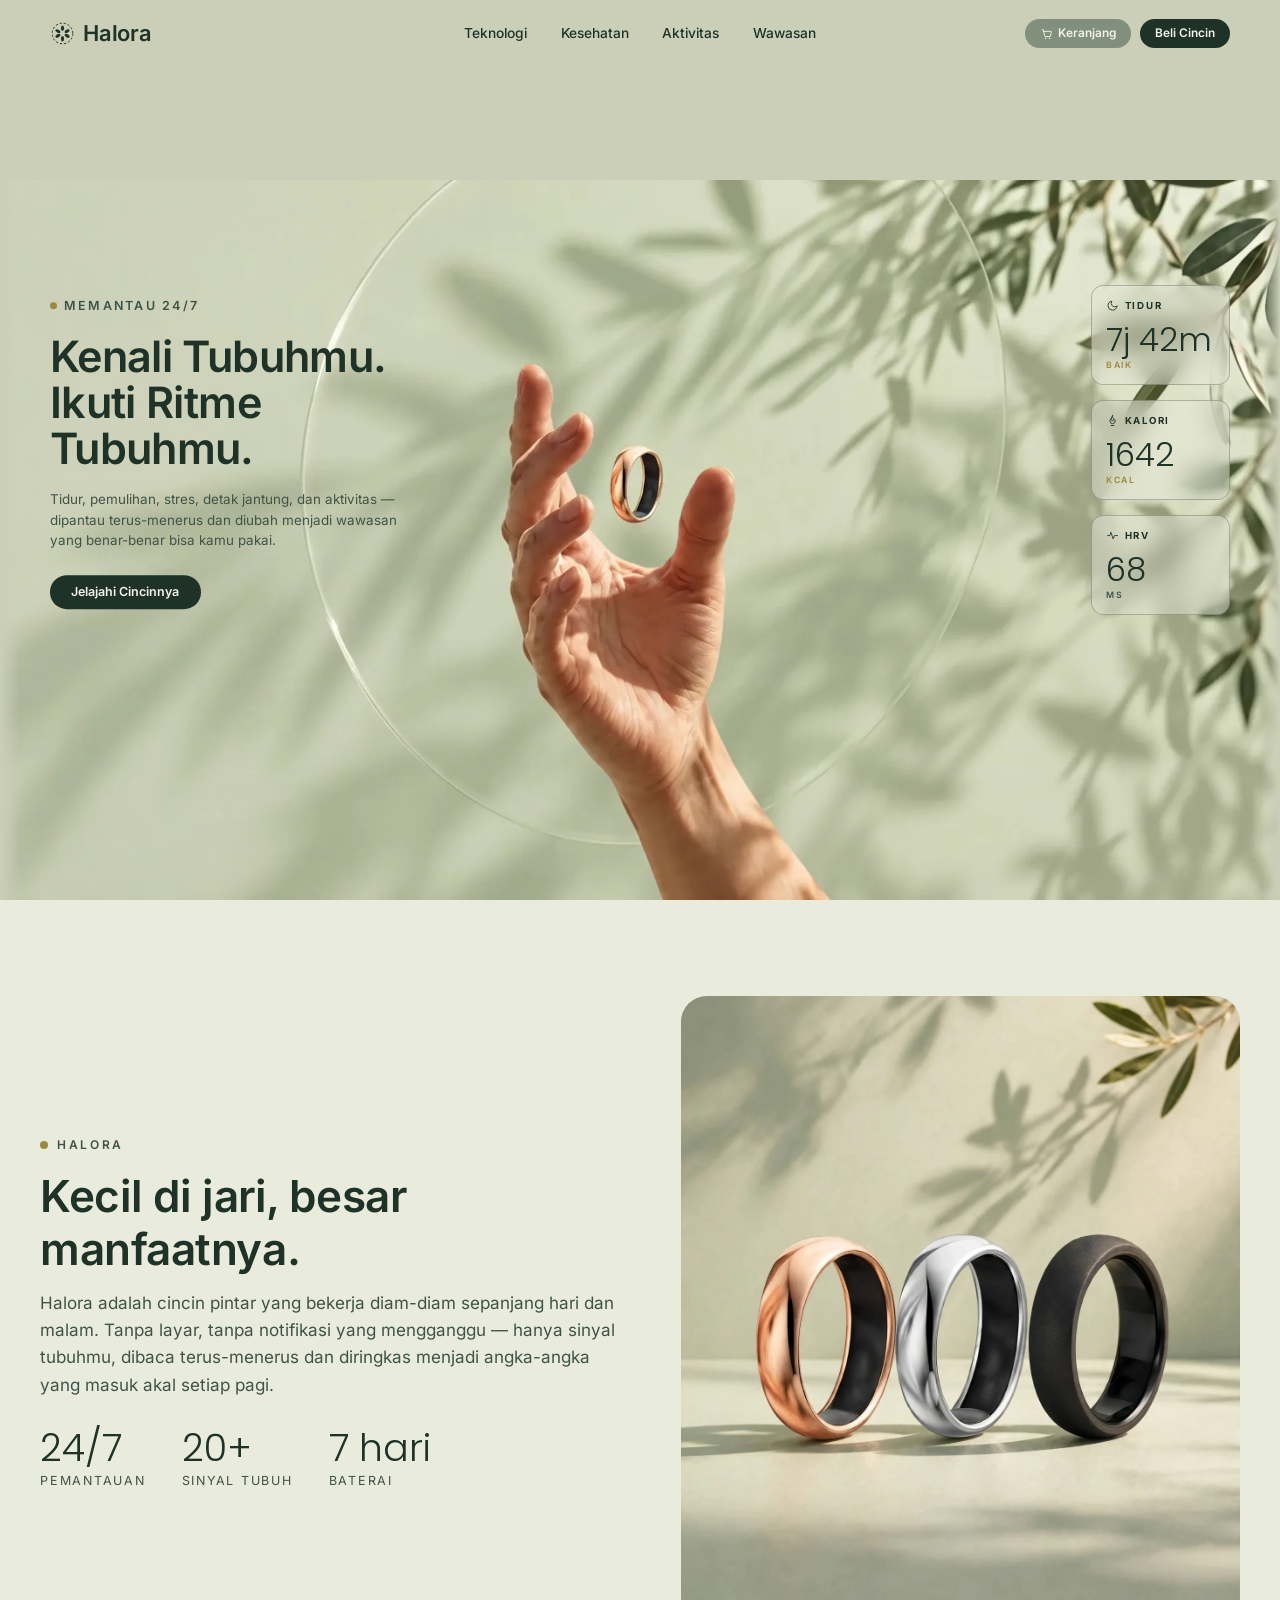
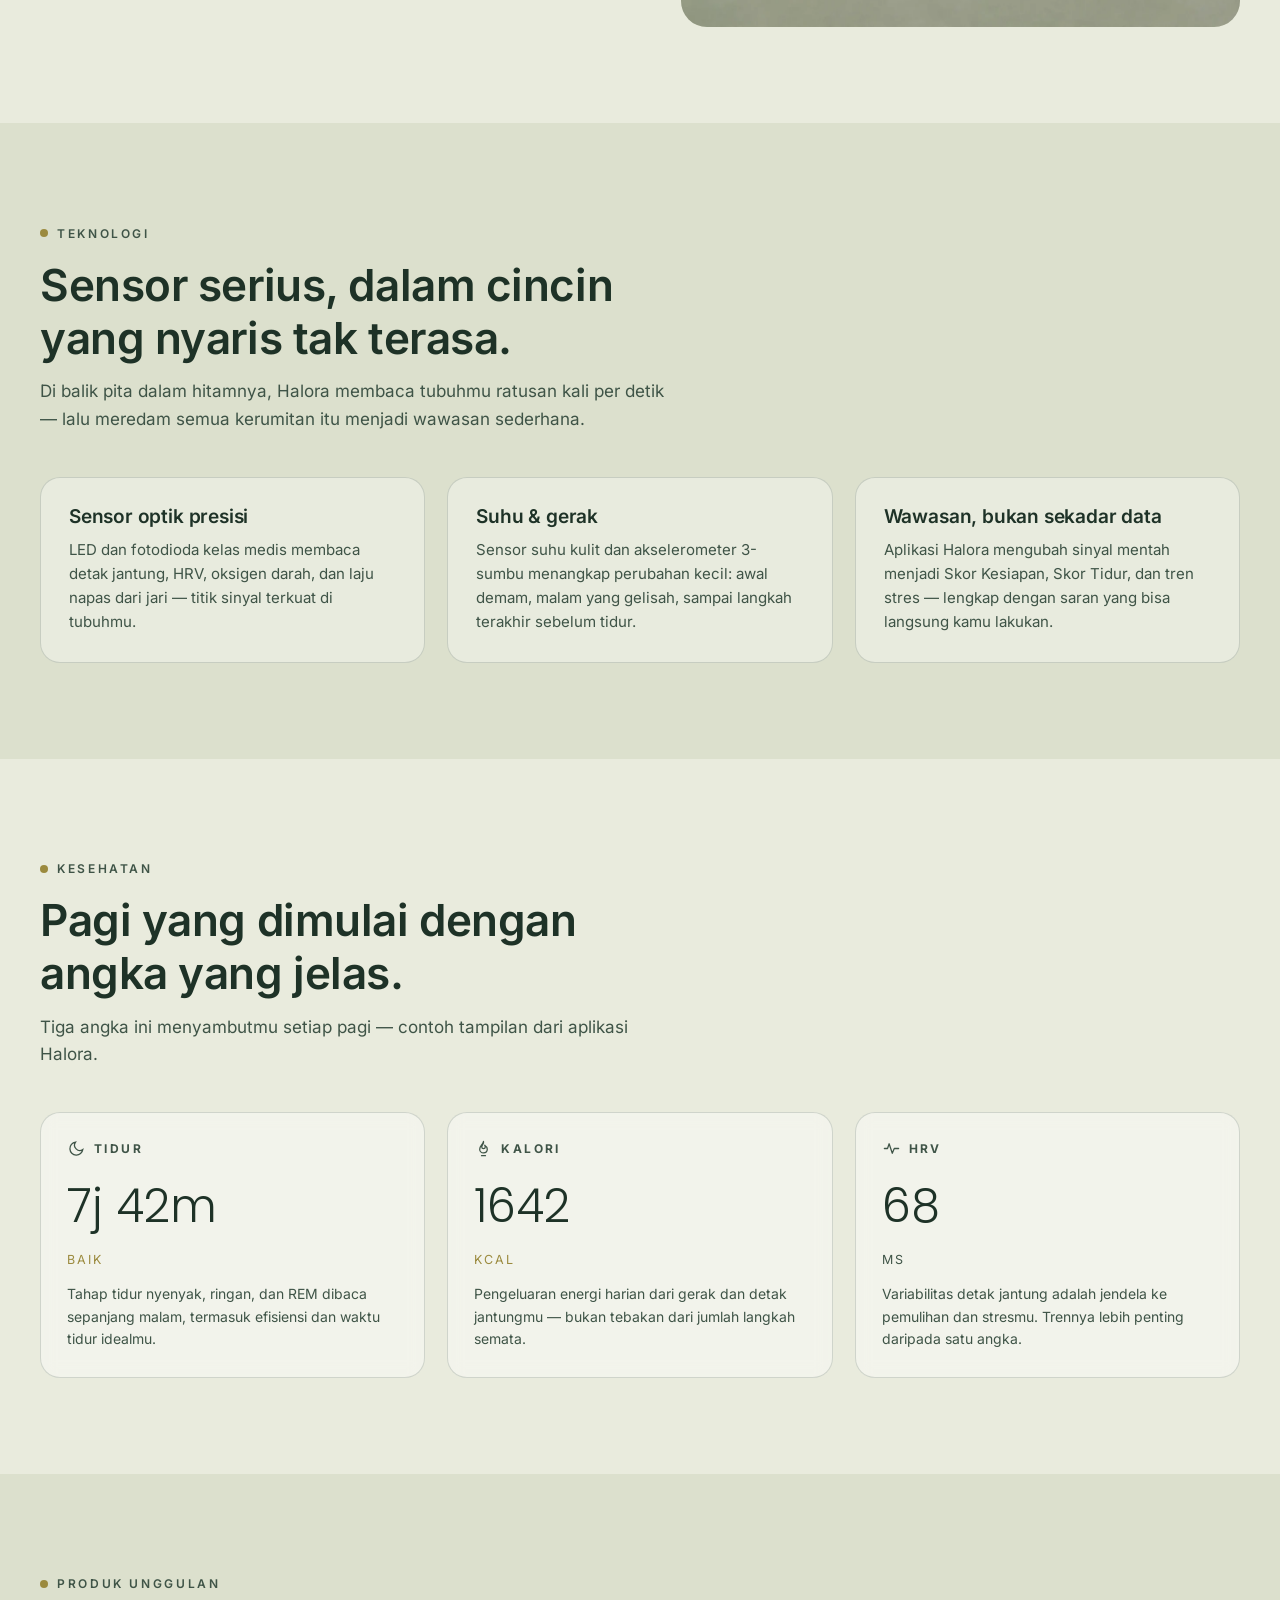
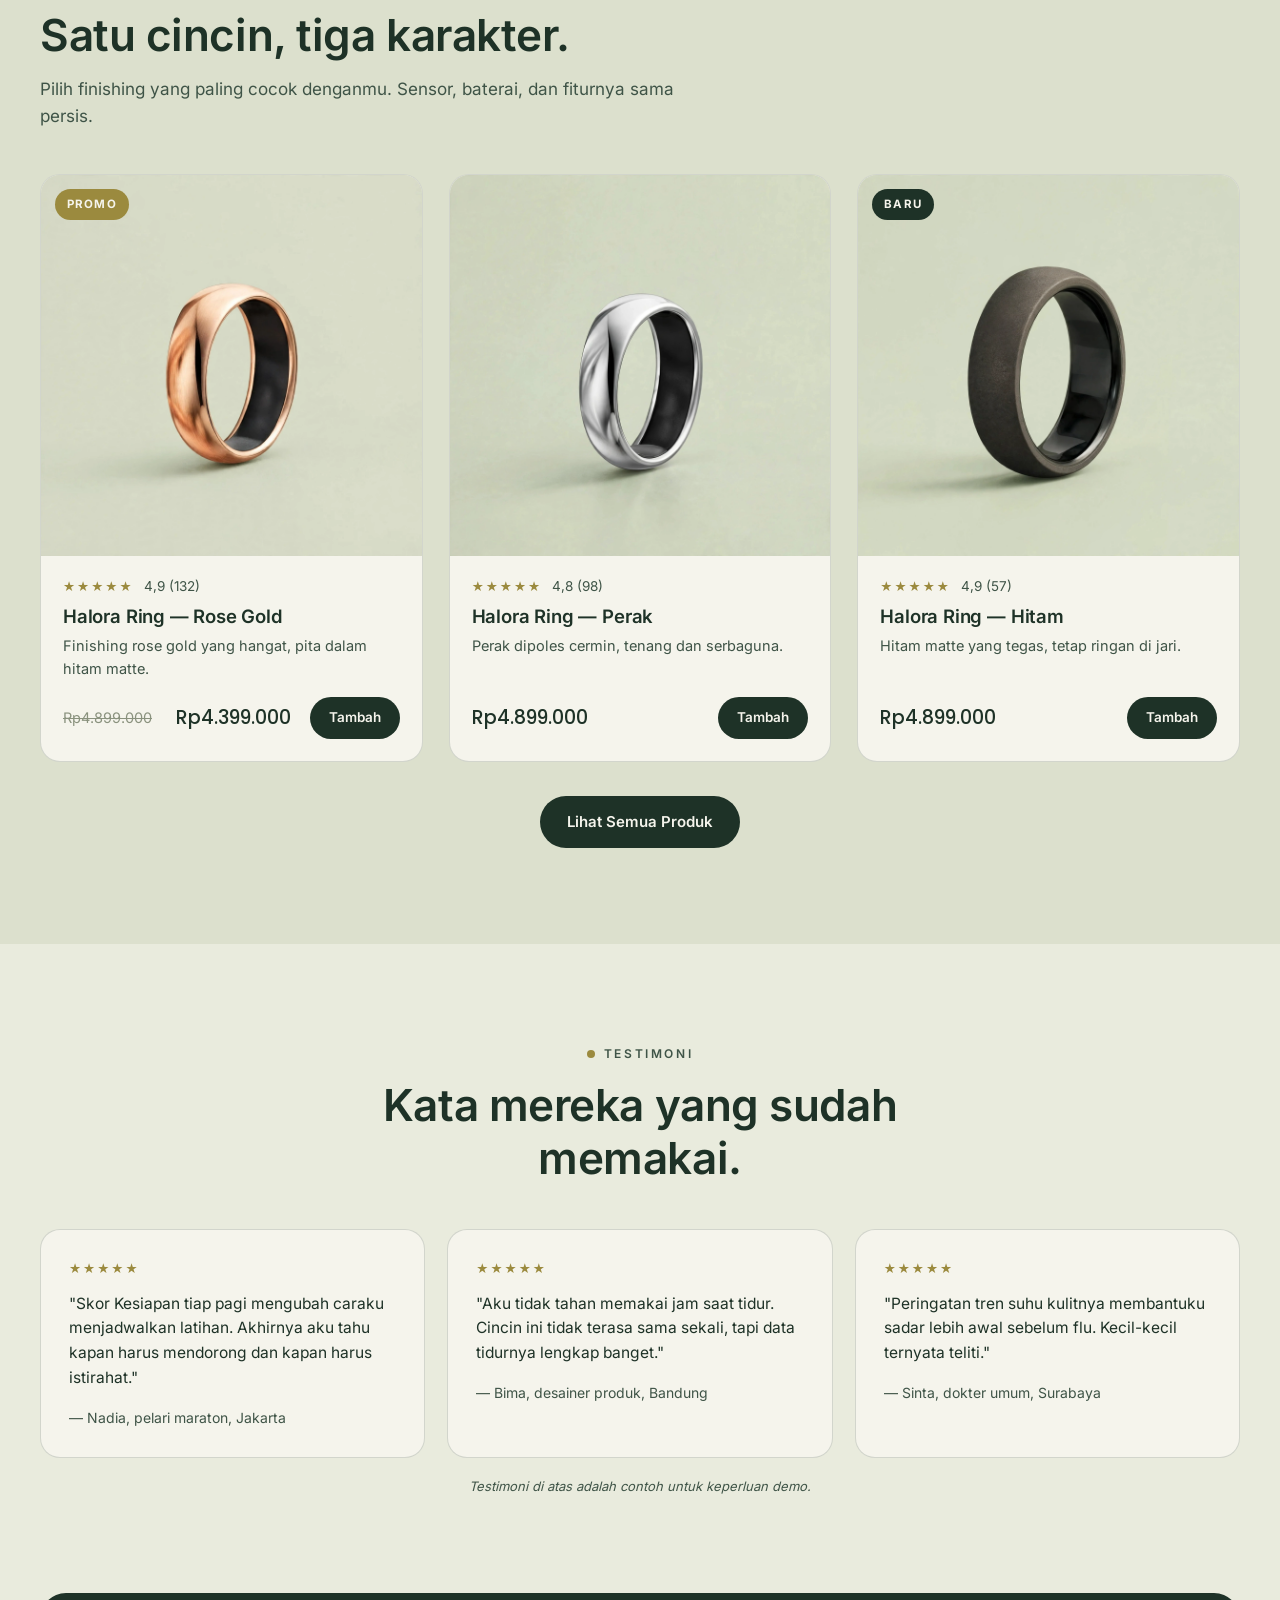
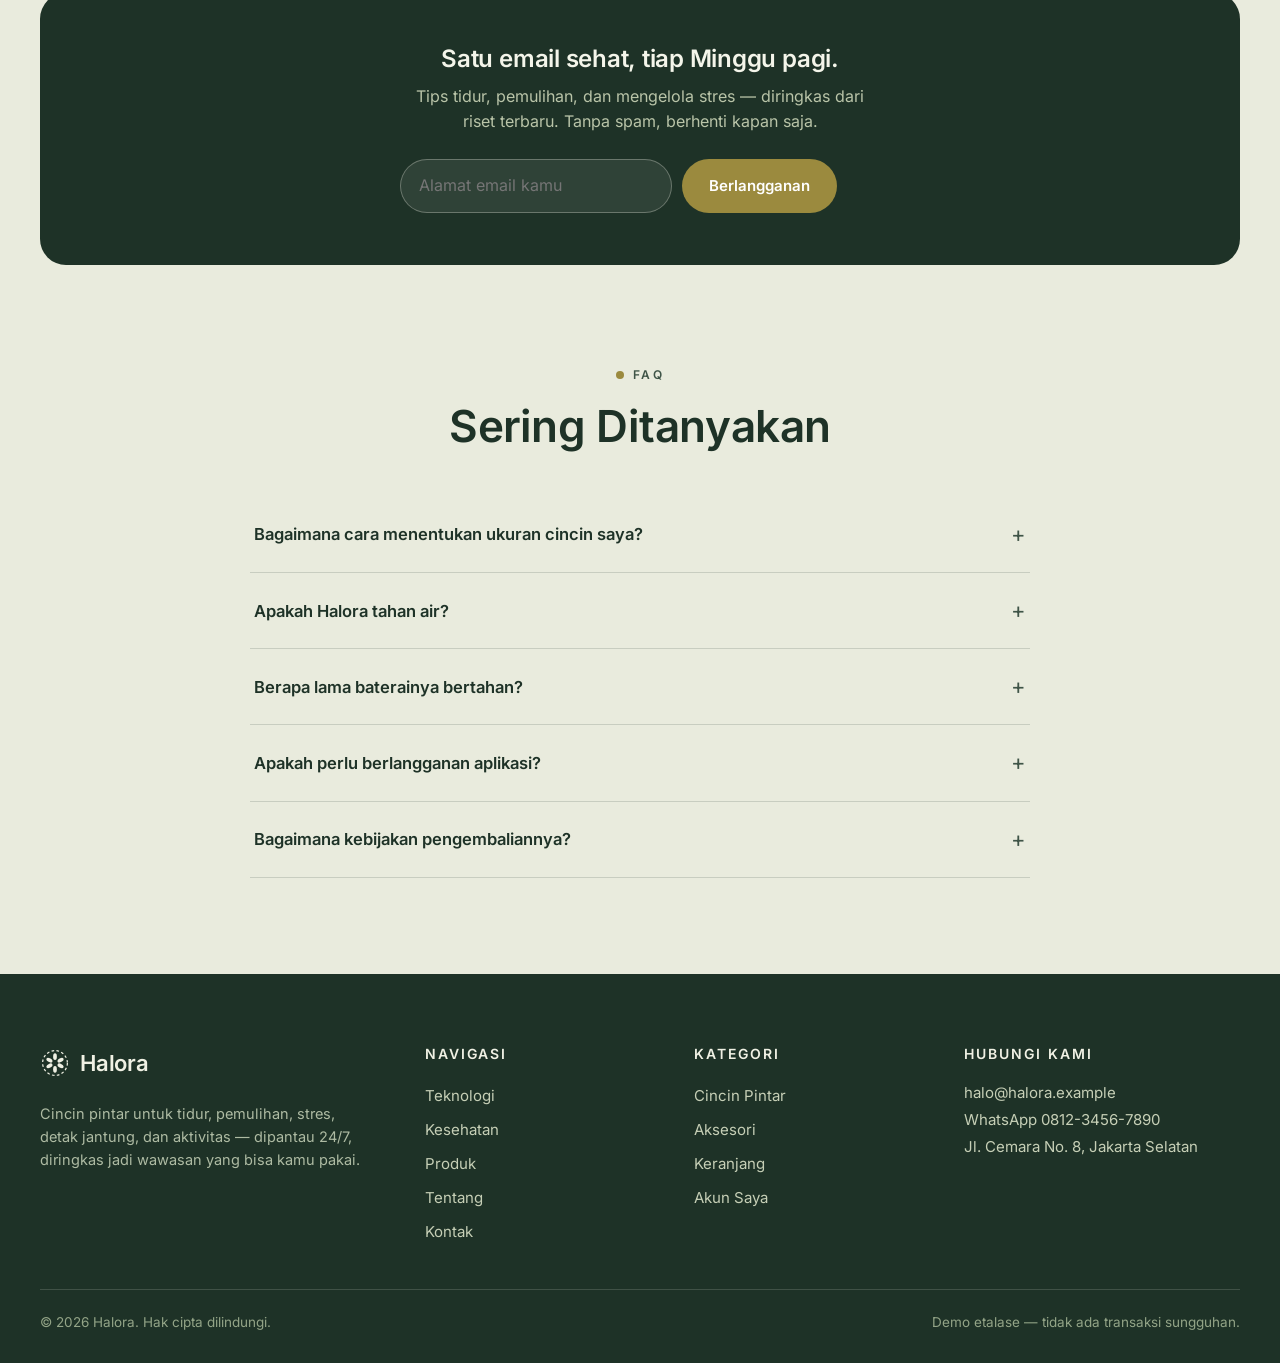
<file: docs/index.html>
<!DOCTYPE html>
<html lang="id">
<head>
<meta charset="UTF-8">
<meta name="viewport" content="width=device-width, initial-scale=1">
<title>Halora — Cincin Pintar untuk Kesehatan</title>
<meta name="description" content="Halora: cincin pintar yang memantau tidur, pemulihan, stres, detak jantung, dan aktivitas selama 24/7.">
<link rel="icon" href="data:,">
<link rel="stylesheet" href="css/style.css">
<link rel="stylesheet" href="css/responsive.css">
<script>
  if (!window.matchMedia("(prefers-reduced-motion: reduce)").matches) {
    document.documentElement.classList.add("hero-pre");
  }
</script>
<style>
  /* ============ HERO HALORA (inline, satu layar) ============ */
  .hero {
    position: relative; height: 100svh; min-height: 640px; overflow: hidden;
    background: #CBCFB8;
  }
  .hero-stage {
    position: absolute; inset: 0;
    --s: 0.7;
    font-family: "Inter", system-ui, sans-serif; color: #1E3227;
  }
  .hero-pre .hero-stage .anim { opacity: 0; }

  /* Lapisan foto & video: kotak, jangkar, dan mask yang sama persis.
     Foto dipasang setinggi viewport dan berjangkar di bawah; pada layar
     sangat lebar foto berhenti membesar dan sisinya memudar ke latar sage. */
  .hero-media { position: absolute; inset: 0; overflow: hidden; }
  .hero-layer {
    position: absolute; left: 50%; bottom: 0;
    width: calc(2048px * var(--s)); height: calc(1152px * var(--s));
    transform: translateX(-50%);
    -webkit-mask-image: linear-gradient(to right, transparent 0, #000 calc((100vw - 2048px * var(--s)) / 2 + 30px * var(--s)), #000 calc(100% - ((100vw - 2048px * var(--s)) / 2 + 30px * var(--s))), transparent 100%);
            mask-image: linear-gradient(to right, transparent 0, #000 calc((100vw - 2048px * var(--s)) / 2 + 30px * var(--s)), #000 calc(100% - ((100vw - 2048px * var(--s)) / 2 + 30px * var(--s))), transparent 100%);
  }
  .hero-photo {
    background-image: url("assets/halora-hero.webp");
    background-size: cover; background-position: center bottom; background-repeat: no-repeat;
  }
  .hero-video { object-fit: cover; object-position: center bottom; opacity: 0; transition: opacity 0.9s linear; }
  .hero-video.on { opacity: 1; }

  /* Header hero */
  .hero-header {
    position: absolute; top: 0; left: 0; right: 0; z-index: 5;
    display: flex; align-items: center;
    padding: calc(30px * var(--s)) calc(80px * var(--s)) 0;
  }
  .hero-logo {
    display: inline-flex; align-items: center; gap: calc(13px * var(--s));
    font-size: calc(35px * var(--s)); font-weight: 600; letter-spacing: -0.01em;
    color: #1E3227; text-decoration: none; line-height: 1;
  }
  .hero-logo svg { width: calc(40px * var(--s)); height: calc(40px * var(--s)); }
  .hero-nav {
    position: absolute; left: 50%; transform: translateX(-50%);
    display: flex; gap: calc(54px * var(--s));
  }
  .hero-nav a {
    font-size: calc(22px * var(--s)); font-weight: 500; color: #1E3227; text-decoration: none;
  }
  .hero-nav a:hover { opacity: 0.65; }
  .hero-actions { margin-left: auto; display: flex; align-items: center; gap: calc(14px * var(--s)); }
  .pill {
    display: inline-flex; align-items: center; gap: calc(9px * var(--s));
    font-size: calc(19px * var(--s)); font-weight: 600; text-decoration: none;
    padding: calc(13px * var(--s)) calc(24px * var(--s)); border-radius: 999px; line-height: 1;
  }
  .pill-cart {
    background: rgba(62, 86, 70, 0.52); color: #F2F3E6;
    backdrop-filter: blur(10px); -webkit-backdrop-filter: blur(10px);
    border: none; cursor: pointer; font-family: inherit;
  }
  .pill-cart svg { width: calc(21px * var(--s)); height: calc(21px * var(--s)); }
  .pill-cart .cart-badge { position: static; margin-left: 2px; }
  .pill-dark { background: #1E3227; color: #F5F4EC; }
  .pill-dark:hover { background: #2A4636; }
  .hero-burger {
    display: none; width: 46px; height: 46px; border-radius: 50%;
    background: rgba(62, 86, 70, 0.52); backdrop-filter: blur(10px); -webkit-backdrop-filter: blur(10px);
    align-items: center; justify-content: center; flex-direction: column; gap: 5px; border: none; cursor: pointer;
  }
  .hero-burger span { width: 20px; height: 2px; background: #F2F3E6; border-radius: 2px; }
  .hero-menu {
    display: none; position: absolute; top: calc(100% + 10px); right: 0; z-index: 6;
    min-width: 230px; padding: 14px; border-radius: 20px;
    background: rgba(203, 207, 184, 0.78); backdrop-filter: blur(16px); -webkit-backdrop-filter: blur(16px);
    border: 1px solid rgba(30, 50, 39, 0.18);
  }
  .hero-menu.open { display: block; }
  .hero-menu a, .hero-menu button {
    display: block; width: 100%; text-align: left; padding: 11px 12px;
    font-size: 16px; font-weight: 500; color: #1E3227; text-decoration: none;
    background: none; border: none; cursor: pointer; font-family: inherit;
  }

  /* Salinan kiri */
  .hero-copy {
    position: absolute; left: calc(80px * var(--s)); top: 50%; transform: translateY(-50%);
    z-index: 4; max-width: calc(680px * var(--s));
  }
  .hero-eyebrow {
    display: inline-flex; align-items: center; gap: calc(11px * var(--s));
    font-size: calc(20px * var(--s)); font-weight: 600; letter-spacing: 0.18em;
    text-transform: uppercase; color: #3F5447;
  }
  .eyebrow-dot {
    width: calc(11px * var(--s)); height: calc(11px * var(--s)); border-radius: 50%;
    background: #9B8A3E; flex: none;
  }
  .hero-title {
    margin-top: calc(26px * var(--s));
    font-size: calc(69px * var(--s)); font-weight: 600; line-height: 1.07; letter-spacing: -0.015em;
    color: #1E3227;
  }
  .h-mask { display: block; overflow: hidden; }
  .h-line { display: block; will-change: transform; }
  .hero-para {
    margin-top: calc(28px * var(--s)); max-width: calc(560px * var(--s));
    font-size: calc(21.5px * var(--s)); line-height: 1.55; color: #3F5447;
  }
  .hero-cta { margin-top: calc(38px * var(--s)); display: inline-flex; }
  .hero-cta .pill { font-size: calc(20px * var(--s)); padding: calc(17px * var(--s)) calc(34px * var(--s)); }

  /* Kartu metrik kanan */
  .hero-metrics {
    position: absolute; right: calc(80px * var(--s)); top: 50%; transform: translateY(-50%);
    z-index: 4; display: flex; flex-direction: column; gap: calc(24px * var(--s));
  }
  .metric-card-hero {
    width: calc(222px * var(--s)); height: calc(160px * var(--s));
    border-radius: calc(20px * var(--s));
    background: rgba(233, 235, 221, 0.42);
    border: 1px solid rgba(30, 50, 39, 0.28);
    backdrop-filter: blur(12px); -webkit-backdrop-filter: blur(12px);
    padding: calc(19px * var(--s)) calc(22px * var(--s));
    display: flex; flex-direction: column;
  }
  .metric-card-hero .m-label {
    display: flex; align-items: center; gap: calc(9px * var(--s));
    font-size: calc(15.5px * var(--s)); font-weight: 700; letter-spacing: 0.18em; color: #1E3227;
  }
  .metric-card-hero .m-label svg { width: calc(21px * var(--s)); height: calc(21px * var(--s)); flex: none; }
  .metric-card-hero .m-value {
    font-family: "Poppins", sans-serif; font-weight: 300;
    font-size: calc(52px * var(--s)); line-height: 1.1; margin-top: auto;
  }
  .metric-card-hero .m-sub {
    font-size: calc(14px * var(--s)); font-weight: 600; letter-spacing: 0.18em; color: #3F5447;
  }
  .metric-card-hero .m-sub.gold { color: #9B8A3E; }

  /* Tablet landscape < 1200px: grid tiga zona (salinan | tangan | kartu) */
  @media (max-width: 1199px) and (orientation: landscape) {
    .hero-stage {
      display: grid; grid-template-columns: 1fr 0.9fr 1fr; grid-template-rows: auto 1fr;
      align-items: stretch;
    }
    .hero-header { position: relative; grid-column: 1 / -1; }
    .hero-copy { position: static; transform: none; align-self: center; padding-left: calc(40px * var(--s)); max-width: none; }
    .hero-metrics { position: static; transform: none; align-self: center; justify-self: end; padding-right: calc(40px * var(--s)); }
    .hero-nav { display: none; }
  }

  /* Potret: salinan, lalu kartu sebaris, lalu tangan memenuhi sisa tinggi */
  @media (orientation: portrait) {
    .hero { height: auto; min-height: 0; }
    .hero-stage { position: relative; display: flex; flex-direction: column; min-height: 100svh; }
    .hero-header { position: relative; padding: 18px 20px 0; order: 1; }
    .hero-copy { order: 2; }
    .hero-metrics { order: 3; }
    .hero-media { order: 4; }
    .hero-logo { font-size: 25px; gap: 9px; }
    .hero-logo svg { width: 29px; height: 29px; }
    .hero-nav { display: none; }
    .hero-copy { position: static; transform: none; max-width: none; padding: 34px 22px 6px; }
    .hero-eyebrow { font-size: 12px; gap: 8px; }
    .eyebrow-dot { width: 8px; height: 8px; }
    .hero-title { font-size: 37px; margin-top: 16px; }
    .hero-para { font-size: 15.5px; margin-top: 16px; max-width: 480px; }
    .hero-cta { margin-top: 22px; }
    .hero-cta .pill { font-size: 15px; padding: 13px 24px; }
    .hero-metrics {
      position: static; transform: none; flex-direction: row; gap: 10px;
      padding: 20px 16px 22px;
    }
    .metric-card-hero { flex: 1; width: auto; height: auto; min-height: 104px; border-radius: 16px; padding: 13px 14px; }
    .metric-card-hero .m-label { font-size: 10.5px; gap: 6px; }
    .metric-card-hero .m-label svg { width: 15px; height: 15px; }
    .metric-card-hero .m-value { font-size: 27px; }
    .metric-card-hero .m-sub { font-size: 10.5px; }
    .hero-media { position: relative; flex: 1; min-height: 300px; inset: auto; }
    .hero-layer { left: 0; bottom: 0; width: 100%; height: 100%; transform: none; -webkit-mask-image: none; mask-image: none; }
    .hero-video { width: 100%; height: 100%; }
  }

  /* Di bawah 820px: tautan & pill masuk panel menu di balik burger */
  @media (max-width: 820px) {
    .hero-nav, .hero-actions { display: none; }
    .hero-burger { display: inline-flex; margin-left: auto; }
    .hero-header { flex-wrap: nowrap; }
  }
  @media (prefers-reduced-motion: reduce) {
    .hero-video { display: none; }
  }
</style>
</head>
<body>

<!-- ================= HERO ================= -->
<section class="hero" id="hero">
  <div class="hero-stage" id="heroStage">
    <div class="hero-media" aria-hidden="true">
      <div class="hero-layer hero-photo"></div>
      <video class="hero-layer hero-video" id="heroVideoA" muted loop playsinline preload="auto"
             src="https://d2ol7oe51mr4n9.cloudfront.net/user_38xzZboKViGWJOttwIXH07lWA1P/e6d15706-f42b-400d-beda-75840834e8bc.mp4"></video>
      <video class="hero-layer hero-video" id="heroVideoB" muted loop playsinline preload="auto" aria-hidden="true"
             src="https://d2ol7oe51mr4n9.cloudfront.net/user_38xzZboKViGWJOttwIXH07lWA1P/e6d15706-f42b-400d-beda-75840834e8bc.mp4"></video>
    </div>

    <header class="hero-header">
      <a class="hero-logo anim" data-anim="head" href="index.html" aria-label="Halora — beranda">
        <svg viewBox="0 0 40 40" aria-hidden="true"><circle cx="20" cy="20" r="16.5" fill="none" stroke="currentColor" stroke-width="1.6" stroke-dasharray="3.5 3.1"/><g fill="currentColor"><ellipse cx="20" cy="11.5" rx="2.5" ry="4.4"/><ellipse cx="27.4" cy="16.3" rx="2.5" ry="4.4" transform="rotate(60 27.4 16.3)"/><ellipse cx="27.4" cy="23.7" rx="2.5" ry="4.4" transform="rotate(120 27.4 23.7)"/><ellipse cx="20" cy="28.5" rx="2.5" ry="4.4"/><ellipse cx="12.6" cy="23.7" rx="2.5" ry="4.4" transform="rotate(240 12.6 23.7)"/><ellipse cx="12.6" cy="16.3" rx="2.5" ry="4.4" transform="rotate(300 12.6 16.3)"/></g></svg>
        <span>Halora</span>
      </a>
      <nav class="hero-nav" aria-label="Navigasi utama">
        <a class="anim" data-anim="head" href="#teknologi">Teknologi</a>
        <a class="anim" data-anim="head" href="#kesehatan">Kesehatan</a>
        <a class="anim" data-anim="head" href="produk.html">Aktivitas</a>
        <a class="anim" data-anim="head" href="tentang.html">Wawasan</a>
      </nav>
      <div class="hero-actions">
        <button class="pill pill-cart anim" data-anim="head" data-open-cart aria-label="Buka keranjang">
          <svg viewBox="0 0 24 24" aria-hidden="true"><path d="M4 5h2l2.4 11.2a1.5 1.5 0 0 0 1.5 1.2h7.9a1.5 1.5 0 0 0 1.5-1.2L20.6 8H7" fill="none" stroke="currentColor" stroke-width="1.7" stroke-linecap="round" stroke-linejoin="round"/><circle cx="10.4" cy="20.4" r="1.4" fill="currentColor"/><circle cx="17.6" cy="20.4" r="1.4" fill="currentColor"/></svg>
          <span>Keranjang</span>
          <span class="cart-badge" data-cart-count style="display:none">0</span>
        </button>
        <a class="pill pill-dark anim" data-anim="head" href="produk.html">Beli Cincin</a>
      </div>
      <button class="hero-burger" id="heroBurger" aria-label="Buka menu" aria-expanded="false"><span></span><span></span><span></span></button>
      <div class="hero-menu" id="heroMenu">
        <a href="#teknologi">Teknologi</a>
        <a href="#kesehatan">Kesehatan</a>
        <a href="produk.html">Aktivitas</a>
        <a href="tentang.html">Wawasan</a>
        <button data-open-cart>Keranjang</button>
        <a href="produk.html">Beli Cincin</a>
      </div>
    </header>

    <div class="hero-copy">
      <span class="hero-eyebrow">
        <span class="eyebrow-dot anim" data-anim="dot"></span>
        <span class="anim" data-anim="eyebrow-label">Memantau 24/7</span>
      </span>
      <h1 class="hero-title">
        <span class="h-mask"><span class="h-line">Kenali Tubuhmu.</span></span>
        <span class="h-mask"><span class="h-line">Ikuti Ritme Tubuhmu.</span></span>
      </h1>
      <p class="hero-para anim" data-anim="para">Tidur, pemulihan, stres, detak jantung, dan aktivitas — dipantau terus-menerus dan diubah menjadi wawasan yang benar-benar bisa kamu pakai.</p>
      <span class="hero-cta anim" data-anim="cta"><a class="pill pill-dark" href="produk.html">Jelajahi Cincinnya</a></span>
    </div>

    <div class="hero-metrics" aria-label="Contoh metrik kesehatan">
      <div class="metric-card-hero anim">
        <span class="m-label"><svg viewBox="0 0 24 24" fill="none" stroke="currentColor" stroke-width="1.6" stroke-linecap="round"><path d="M20 13.2A8.2 8.2 0 1 1 10.8 4 6.6 6.6 0 0 0 20 13.2z"/></svg>TIDUR</span>
        <span class="m-value">7j 42m</span>
        <span class="m-sub gold">BAIK</span>
      </div>
      <div class="metric-card-hero anim">
        <span class="m-label"><svg viewBox="0 0 24 24" fill="none" stroke="currentColor" stroke-width="1.6" stroke-linecap="round" stroke-linejoin="round"><path d="M12 3c1 3-2.2 4.6-2.2 7a2.2 2.2 0 0 0 4.4 0c0-.8-.3-1.5-.7-2.2 2 1.2 3.3 3.1 3.3 5.2A4.8 4.8 0 0 1 12 17.6 4.8 4.8 0 0 1 7.2 12.8C7.2 8.9 11 7.4 12 3z"/><path d="M9.5 21h5"/></svg>KALORI</span>
        <span class="m-value">1642</span>
        <span class="m-sub gold">KCAL</span>
      </div>
      <div class="metric-card-hero anim">
        <span class="m-label"><svg viewBox="0 0 24 24" fill="none" stroke="currentColor" stroke-width="1.6" stroke-linecap="round" stroke-linejoin="round"><path d="M3 12h4l2-6 4 12 2.5-6H21"/></svg>HRV</span>
        <span class="m-value">68</span>
        <span class="m-sub">MS</span>
      </div>
    </div>
  </div>
</section>

<!-- Header situs ramping: muncul setelah melewati hero -->
<header class="site-header" data-site-header data-hero-header></header>

<main>
  <!-- Intro merek -->
  <section class="section" id="intro">
    <div class="container intro-grid">
      <div>
        <span class="eyebrow">Halora</span>
        <h2 style="font-size:clamp(30px,4vw,44px);margin-bottom:14px">Kecil di jari, besar manfaatnya.</h2>
        <p style="color:var(--forest-2);font-size:17px">Halora adalah cincin pintar yang bekerja diam-diam sepanjang hari dan malam. Tanpa layar, tanpa notifikasi yang mengganggu — hanya sinyal tubuhmu, dibaca terus-menerus dan diringkas menjadi angka-angka yang masuk akal setiap pagi.</p>
        <div class="stat-row">
          <div class="stat"><b>24/7</b><span>Pemantauan</span></div>
          <div class="stat"><b>20+</b><span>Sinyal tubuh</span></div>
          <div class="stat"><b>7 hari</b><span>Baterai</span></div>
        </div>
      </div>
      <div class="intro-photo">
        <span class="photo-crop" style="background-image:url('assets/iklan-cincin.webp');background-size:cover;background-position:center;aspect-ratio:620/700;" role="img" aria-label="Tiga cincin Halora — rose gold, perak, dan hitam — di dinding sage dengan bayangan daun zaitun"></span>
      </div>
    </div>
  </section>

  <!-- Teknologi -->
  <section class="section" id="teknologi" style="background:var(--sage-soft)">
    <div class="container">
      <div class="section-head">
        <span class="eyebrow">Teknologi</span>
        <h2>Sensor serius, dalam cincin yang nyaris tak terasa.</h2>
        <p>Di balik pita dalam hitamnya, Halora membaca tubuhmu ratusan kali per detik — lalu meredam semua kerumitan itu menjadi wawasan sederhana.</p>
      </div>
      <div class="tech-grid">
        <article class="tech-card">
          <h3>Sensor optik presisi</h3>
          <p>LED dan fotodioda kelas medis membaca detak jantung, HRV, oksigen darah, dan laju napas dari jari — titik sinyal terkuat di tubuhmu.</p>
        </article>
        <article class="tech-card">
          <h3>Suhu &amp; gerak</h3>
          <p>Sensor suhu kulit dan akselerometer 3-sumbu menangkap perubahan kecil: awal demam, malam yang gelisah, sampai langkah terakhir sebelum tidur.</p>
        </article>
        <article class="tech-card">
          <h3>Wawasan, bukan sekadar data</h3>
          <p>Aplikasi Halora mengubah sinyal mentah menjadi Skor Kesiapan, Skor Tidur, dan tren stres — lengkap dengan saran yang bisa langsung kamu lakukan.</p>
        </article>
      </div>
    </div>
  </section>

  <!-- Kesehatan -->
  <section class="section" id="kesehatan">
    <div class="container">
      <div class="section-head">
        <span class="eyebrow">Kesehatan</span>
        <h2>Pagi yang dimulai dengan angka yang jelas.</h2>
        <p>Tiga angka ini menyambutmu setiap pagi — contoh tampilan dari aplikasi Halora.</p>
      </div>
      <div class="metric-cards">
        <article class="metric-card">
          <span class="m-label"><svg viewBox="0 0 24 24" fill="none" stroke="currentColor" stroke-width="1.6" stroke-linecap="round"><path d="M20 13.2A8.2 8.2 0 1 1 10.8 4 6.6 6.6 0 0 0 20 13.2z"/></svg>TIDUR</span>
          <div class="m-value">7j 42m</div>
          <span class="m-sub gold">BAIK</span>
          <p>Tahap tidur nyenyak, ringan, dan REM dibaca sepanjang malam, termasuk efisiensi dan waktu tidur idealmu.</p>
        </article>
        <article class="metric-card">
          <span class="m-label"><svg viewBox="0 0 24 24" fill="none" stroke="currentColor" stroke-width="1.6" stroke-linecap="round" stroke-linejoin="round"><path d="M12 3c1 3-2.2 4.6-2.2 7a2.2 2.2 0 0 0 4.4 0c0-.8-.3-1.5-.7-2.2 2 1.2 3.3 3.1 3.3 5.2A4.8 4.8 0 0 1 12 17.6 4.8 4.8 0 0 1 7.2 12.8C7.2 8.9 11 7.4 12 3z"/><path d="M9.5 21h5"/></svg>KALORI</span>
          <div class="m-value">1642</div>
          <span class="m-sub gold">KCAL</span>
          <p>Pengeluaran energi harian dari gerak dan detak jantungmu — bukan tebakan dari jumlah langkah semata.</p>
        </article>
        <article class="metric-card">
          <span class="m-label"><svg viewBox="0 0 24 24" fill="none" stroke="currentColor" stroke-width="1.6" stroke-linecap="round" stroke-linejoin="round"><path d="M3 12h4l2-6 4 12 2.5-6H21"/></svg>HRV</span>
          <div class="m-value">68</div>
          <span class="m-sub">MS</span>
          <p>Variabilitas detak jantung adalah jendela ke pemulihan dan stresmu. Trennya lebih penting daripada satu angka.</p>
        </article>
      </div>
    </div>
  </section>

  <!-- Produk unggulan -->
  <section class="section" id="produk" style="background:var(--sage-soft)">
    <div class="container">
      <div class="section-head">
        <span class="eyebrow">Produk Unggulan</span>
        <h2>Satu cincin, tiga karakter.</h2>
        <p>Pilih finishing yang paling cocok denganmu. Sensor, baterai, dan fiturnya sama persis.</p>
      </div>
      <div class="product-grid" id="featuredGrid"></div>
      <p style="text-align:center;margin-top:34px"><a class="btn btn-dark" href="produk.html">Lihat Semua Produk</a></p>
    </div>
  </section>

  <!-- Testimoni -->
  <section class="section">
    <div class="container">
      <div class="section-head center">
        <span class="eyebrow">Testimoni</span>
        <h2>Kata mereka yang sudah memakai.</h2>
      </div>
      <div class="testi-grid">
        <article class="testi-card">
          <div class="card-stars">★★★★★</div>
          <p>"Skor Kesiapan tiap pagi mengubah caraku menjadwalkan latihan. Akhirnya aku tahu kapan harus mendorong dan kapan harus istirahat."</p>
          <footer>— Nadia, pelari maraton, Jakarta</footer>
        </article>
        <article class="testi-card">
          <div class="card-stars">★★★★★</div>
          <p>"Aku tidak tahan memakai jam saat tidur. Cincin ini tidak terasa sama sekali, tapi data tidurnya lengkap banget."</p>
          <footer>— Bima, desainer produk, Bandung</footer>
        </article>
        <article class="testi-card">
          <div class="card-stars">★★★★★</div>
          <p>"Peringatan tren suhu kulitnya membantuku sadar lebih awal sebelum flu. Kecil-kecil ternyata teliti."</p>
          <footer>— Sinta, dokter umum, Surabaya</footer>
        </article>
      </div>
      <p class="testi-note">Testimoni di atas adalah contoh untuk keperluan demo.</p>
    </div>
  </section>

  <!-- Newsletter -->
  <section class="section" style="padding-top:0">
    <div class="container">
      <div class="newsletter-box">
        <h2>Satu email sehat, tiap Minggu pagi.</h2>
        <p>Tips tidur, pemulihan, dan mengelola stres — diringkas dari riset terbaru. Tanpa spam, berhenti kapan saja.</p>
        <form class="newsletter-form" id="newsletterForm" novalidate>
          <input type="email" placeholder="Alamat email kamu" aria-label="Alamat email" required>
          <button class="btn" type="submit" style="background:var(--olive);color:#fff">Berlangganan</button>
          <p class="form-msg" role="status"></p>
        </form>
      </div>
    </div>
  </section>

  <!-- FAQ -->
  <section class="section" style="padding-top:0">
    <div class="container">
      <div class="section-head center">
        <span class="eyebrow">FAQ</span>
        <h2>Sering Ditanyakan</h2>
      </div>
      <div class="faq-list">
        <div class="faq-item">
          <button type="button">Bagaimana cara menentukan ukuran cincin saya?</button>
          <div class="faq-answer">Setiap pesanan cincin diawali kit pengukur ukuran gratis. Pakai selama sehari untuk menemukan ukuran yang pas, konfirmasi di aplikasi, dan cincin aslimu kami kirim setelahnya.</div>
        </div>
        <div class="faq-item">
          <button type="button">Apakah Halora tahan air?</button>
          <div class="faq-answer">Ya, Halora tahan air hingga 10 ATM — aman untuk mandi, berenang, dan berolahraga di hujan.</div>
        </div>
        <div class="faq-item">
          <button type="button">Berapa lama baterainya bertahan?</button>
          <div class="faq-answer">Sekali isi penuh bertahan hingga 7 hari pemakaian biasa, dan dock USB-C mengisinya kembali dalam waktu sekitar 60 menit.</div>
        </div>
        <div class="faq-item">
          <button type="button">Apakah perlu berlangganan aplikasi?</button>
          <div class="faq-answer">Di halaman demo ini semua fitur digambarkan terbuka. Untuk produk sungguhan, wawasan inti tersedia tanpa biaya tambahan apa pun.</div>
        </div>
        <div class="faq-item">
          <button type="button">Bagaimana kebijakan pengembaliannya?</button>
          <div class="faq-answer">Ada masa coba 30 hari: kalau Halora tidak cocok untukmu, kembalikan dalam kondisi baik untuk pengembalian dana penuh. (Kebijakan contoh untuk demo.)</div>
        </div>
      </div>
    </div>
  </section>
</main>

<footer class="site-footer" data-site-footer></footer>

<script>
/* ============ HERO: skala, video latar, animasi masuk ============ */
(function () {
  var stage = document.getElementById("heroStage");
  var reduced = window.matchMedia("(prefers-reduced-motion: reduce)").matches;

  function fit() {
    var vw = window.innerWidth, vh = window.innerHeight;
    var s = Math.min(vw / 2048, vh / 1152);
    if (vw > 820) s = Math.max(s, 0.55);
    stage.style.setProperty("--s", s.toFixed(4));
  }
  fit();
  window.addEventListener("resize", fit);

  /* Menu burger (<= 820px) */
  var burger = document.getElementById("heroBurger");
  var menu = document.getElementById("heroMenu");
  burger.addEventListener("click", function () {
    var open = menu.classList.toggle("open");
    burger.setAttribute("aria-expanded", open ? "true" : "false");
  });
  menu.addEventListener("click", function (e) {
    if (e.target.closest("a")) menu.classList.remove("open");
  });

  /* --- Video latar: dua elemen bergantian agar putaran menyilang halus --- */
  var VIDEO_LEN = 4.041667, XFADE_LEAD = 1.0;
  var vids = [document.getElementById("heroVideoA"), document.getElementById("heroVideoB")];
  var active = 0, swapTimer = null, videoStarted = false;
  function scheduleSwap() {
    clearTimeout(swapTimer);
    swapTimer = setTimeout(swapVideos, Math.max(200, (VIDEO_LEN - XFADE_LEAD) * 1000));
  }
  function swapVideos() {
    var cur = vids[active], nxt = vids[1 - active];
    try { nxt.currentTime = 0; } catch (e) {}
    var p = nxt.play(); if (p && p.catch) p.catch(function () {});
    nxt.classList.add("on");
    cur.classList.remove("on");
    active = 1 - active;
    scheduleSwap();
  }
  function startVideo() {
    if (reduced || videoStarted) return;
    videoStarted = true;
    var v = vids[0];
    var begin = function () {
      v.classList.add("on");
      var p = v.play(); if (p && p.catch) p.catch(function () {});
      scheduleSwap();
    };
    if (v.readyState >= 3) begin();
    else v.addEventListener("canplay", begin, { once: true });
  }

  /* --- Animasi masuk: satu linimasa WAAPI, fill backwards, lalu dibatalkan --- */
  function startEntrance() {
    document.documentElement.classList.remove("hero-pre");
    if (reduced) { startVideo(); return; }
    var ease = "cubic-bezier(.22,.8,.3,1)";
    var anims = [];
    function anim(el, frames, delay, duration) {
      if (!el) return;
      anims.push(el.animate(frames, { duration: duration, delay: delay, fill: "backwards", easing: ease }));
    }
    stage.querySelectorAll("[data-anim='head']").forEach(function (el, i) {
      anim(el, [{ transform: "translateY(-26px)", opacity: 0 }, { transform: "translateY(0)", opacity: 1 }], 60 + i * 90, 700);
    });
    anim(stage.querySelector("[data-anim='dot']"),
      [{ clipPath: "circle(0% at 50% 50%)", opacity: 1 }, { clipPath: "circle(75% at 50% 50%)", opacity: 1 }], 380, 550);
    anim(stage.querySelector("[data-anim='eyebrow-label']"),
      [{ opacity: 0, transform: "translateX(-8px)" }, { opacity: 1, transform: "translateX(0)" }], 500, 600);
    stage.querySelectorAll(".h-line").forEach(function (el, i) {
      anim(el, [{ transform: "translateY(110%)" }, { transform: "translateY(0)" }], 430 + i * 130, 900);
    });
    anim(stage.querySelector("[data-anim='para']"),
      [{ opacity: 0, transform: "translateY(16px)" }, { opacity: 1, transform: "translateY(0)" }], 820, 800);
    anim(stage.querySelector("[data-anim='cta']"),
      [{ opacity: 0, transform: "translateY(16px)" }, { opacity: 1, transform: "translateY(0)" }], 940, 800);
    stage.querySelectorAll(".metric-card-hero").forEach(function (el, i) {
      anim(el, [{ opacity: 0, transform: "translateY(34px)" }, { opacity: 1, transform: "translateY(0)" }], 720 + i * 140, 850);
    });
    startVideo();
    Promise.all(anims.map(function (a) { return a.finished; })).then(function () {
      anims.forEach(function (a) { a.cancel(); });
    }, function () {});
  }

  if (reduced) { startEntrance(); return; }
  var fontsReady = document.fonts && document.fonts.ready ? document.fonts.ready : Promise.resolve();
  var photoReady = new Promise(function (resolve) {
    var im = new Image();
    im.onload = im.onerror = function () { resolve(); };
    im.src = "assets/halora-hero.webp";
  });
  var failsafe = new Promise(function (resolve) { setTimeout(resolve, 3500); });
  Promise.race([Promise.all([fontsReady, photoReady]), failsafe]).then(startEntrance);
})();
</script>
<script src="js/products.js"></script>
<script src="js/cart.js"></script>
<script src="js/components.js"></script>
<script src="js/app.js"></script>
<script src="js/checkout.js"></script>
</body>
</html>
</file>
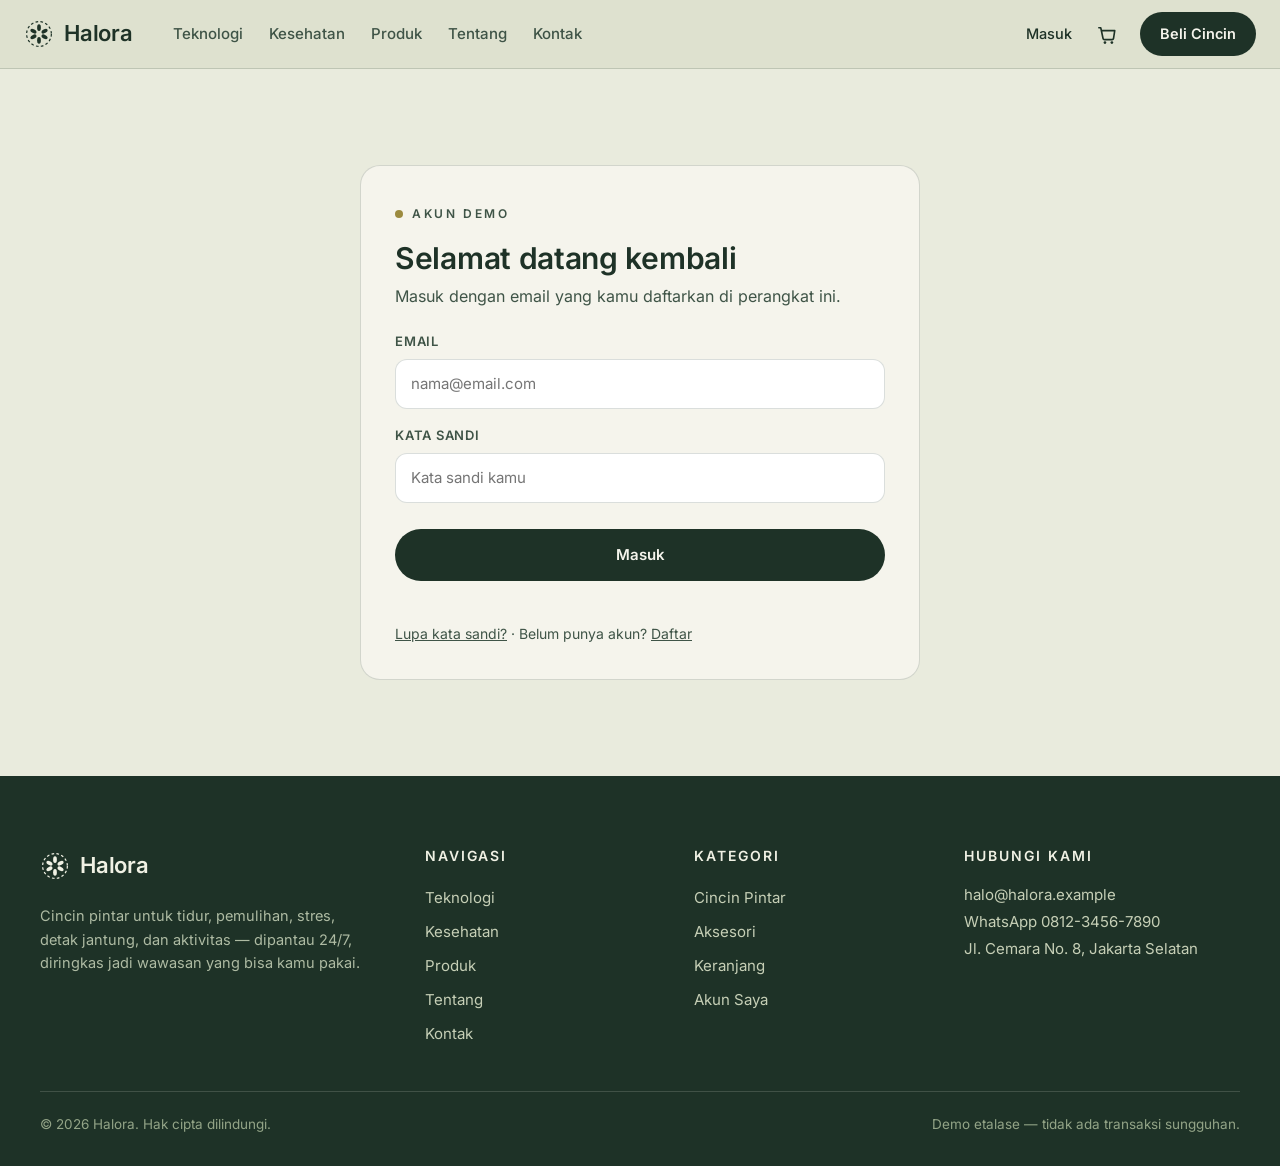
<file: docs/akun.html>
<!DOCTYPE html>
<html lang="id">
<head>
<meta charset="UTF-8">
<meta name="viewport" content="width=device-width, initial-scale=1">
<title>Akun Saya — Halora</title>
<meta name="description" content="Profil dan riwayat pesanan demo Halora.">
<link rel="icon" href="data:,">
<link rel="stylesheet" href="css/style.css">
<link rel="stylesheet" href="css/responsive.css">
</head>
<body>
<header class="site-header" data-site-header></header>
<main>
  <section class="page-hero">
    <div class="container">
      <span class="eyebrow">Akun Saya</span>
      <h1 id="accName">—</h1>
      <p id="accEmail">—</p>
      <p style="margin-top:16px"><button class="btn btn-ghost" id="logoutBtn" type="button">Keluar</button></p>
    </div>
  </section>
  <section class="section" style="padding-top:26px">
    <div class="container" id="accountBox">
      <div class="section-head">
        <h2 style="font-size:28px">Riwayat Pesanan</h2>
      </div>
      <div id="accOrders"></div>
    </div>
  </section>
</main>
<footer class="site-footer" data-site-footer></footer>
<script src="js/products.js"></script>
<script src="js/cart.js"></script>
<script src="js/components.js"></script>
<script src="js/app.js"></script>
<script src="js/checkout.js"></script>
</body>
</html>
</file>
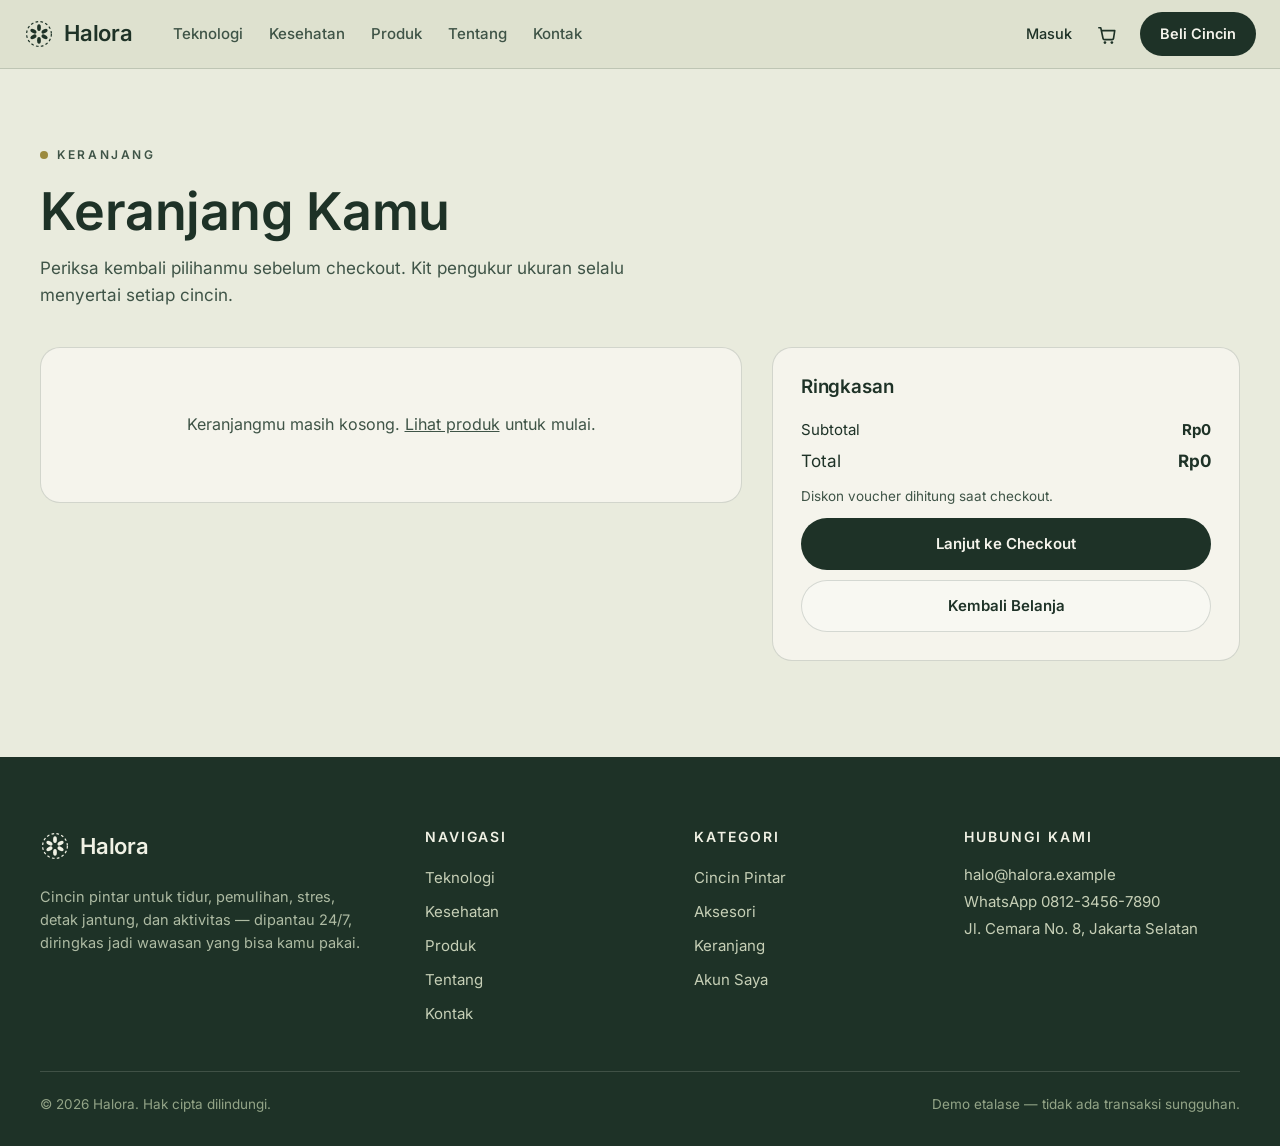
<file: docs/checkout.html>
<!DOCTYPE html>
<html lang="id">
<head>
<meta charset="UTF-8">
<meta name="viewport" content="width=device-width, initial-scale=1">
<title>Checkout — Halora</title>
<meta name="description" content="Checkout demo Halora. Semua pembayaran adalah simulasi.">
<link rel="icon" href="data:,">
<link rel="stylesheet" href="css/style.css">
<link rel="stylesheet" href="css/responsive.css">
</head>
<body>
<header class="site-header" data-site-header></header>
<main>
  <section class="page-hero">
    <div class="container">
      <span class="eyebrow">Checkout</span>
      <h1>Selesaikan Pesananmu</h1>
      <p>Ini checkout demo — tidak ada pembayaran sungguhan dan tidak ada data yang dikirim ke mana pun.</p>
    </div>
  </section>
  <section class="section" style="padding-top:30px">
    <div class="container two-col">
      <form class="form-card wide" id="checkoutForm" novalidate style="max-width:none">
        <h3 style="margin-bottom:18px">Data Pengiriman</h3>
        <div class="form-row">
          <div class="field">
            <label for="cNama">Nama lengkap</label>
            <input id="cNama" name="nama" type="text" placeholder="Nama penerima" required>
          </div>
          <div class="field">
            <label for="cEmail">Email</label>
            <input id="cEmail" name="email" type="email" placeholder="nama@email.com" required>
          </div>
        </div>
        <div class="field">
          <label for="cTelepon">Nomor telepon / WhatsApp</label>
          <input id="cTelepon" name="telepon" type="tel" placeholder="0812…" required>
        </div>
        <div class="field">
          <label for="cAlamat">Alamat</label>
          <input id="cAlamat" name="alamat" type="text" placeholder="Jalan, nomor rumah, RT/RW" required>
        </div>
        <div class="form-row">
          <div class="field">
            <label for="cKota">Kota</label>
            <input id="cKota" name="kota" type="text" placeholder="Kota" required>
          </div>
          <div class="field">
            <label for="cPos">Kode pos</label>
            <input id="cPos" name="kodepos" type="text" inputmode="numeric" placeholder="12345" required>
          </div>
        </div>

        <h3 style="margin:22px 0 14px">Metode Pembayaran (simulasi)</h3>
        <div class="pay-options">
          <label class="pay-option">
            <input type="radio" name="pembayaran" value="Transfer Bank">
            <span><strong>Transfer Bank</strong><small>Instruksi transfer akan ditampilkan setelah pesanan dibuat. Simulasi — jangan mentransfer apa pun.</small></span>
          </label>
          <label class="pay-option">
            <input type="radio" name="pembayaran" value="E-Wallet">
            <span><strong>E-Wallet</strong><small>Bayar lewat dompet digital favoritmu. Simulasi — tidak ada saldo yang terpotong.</small></span>
          </label>
          <label class="pay-option">
            <input type="radio" name="pembayaran" value="COD">
            <span><strong>COD (Bayar di Tempat)</strong><small>Bayar tunai saat paket tiba. Simulasi untuk keperluan demo.</small></span>
          </label>
        </div>

        <button class="btn btn-dark btn-block" type="submit" style="margin-top:22px">Buat Pesanan</button>
        <p class="form-msg" role="status"></p>
      </form>

      <div class="summary-card">
        <h3>Ringkasan Pesanan</h3>
        <div id="summaryItems"></div>
        <div class="field" style="margin-top:20px">
          <label for="voucherInput">Kode voucher</label>
          <div class="voucher-row">
            <input id="voucherInput" type="text" placeholder="Mis. HALORA10">
            <button class="btn btn-ghost" type="button" id="applyVoucher">Pakai</button>
          </div>
          <p class="form-msg" id="voucherMsg" role="status"></p>
        </div>
        <div class="drawer-row"><span>Subtotal</span><strong id="summarySubtotal">Rp0</strong></div>
        <div class="drawer-row" id="summaryDiscountRow" style="display:none"><span>Diskon voucher</span><strong id="summaryDiscount">−Rp0</strong></div>
        <div class="drawer-row total"><span>Total</span><strong id="summaryTotal">Rp0</strong></div>
      </div>
    </div>
  </section>
</main>
<footer class="site-footer" data-site-footer></footer>
<script src="js/products.js"></script>
<script src="js/cart.js"></script>
<script src="js/components.js"></script>
<script src="js/app.js"></script>
<script src="js/checkout.js"></script>
</body>
</html>
</file>
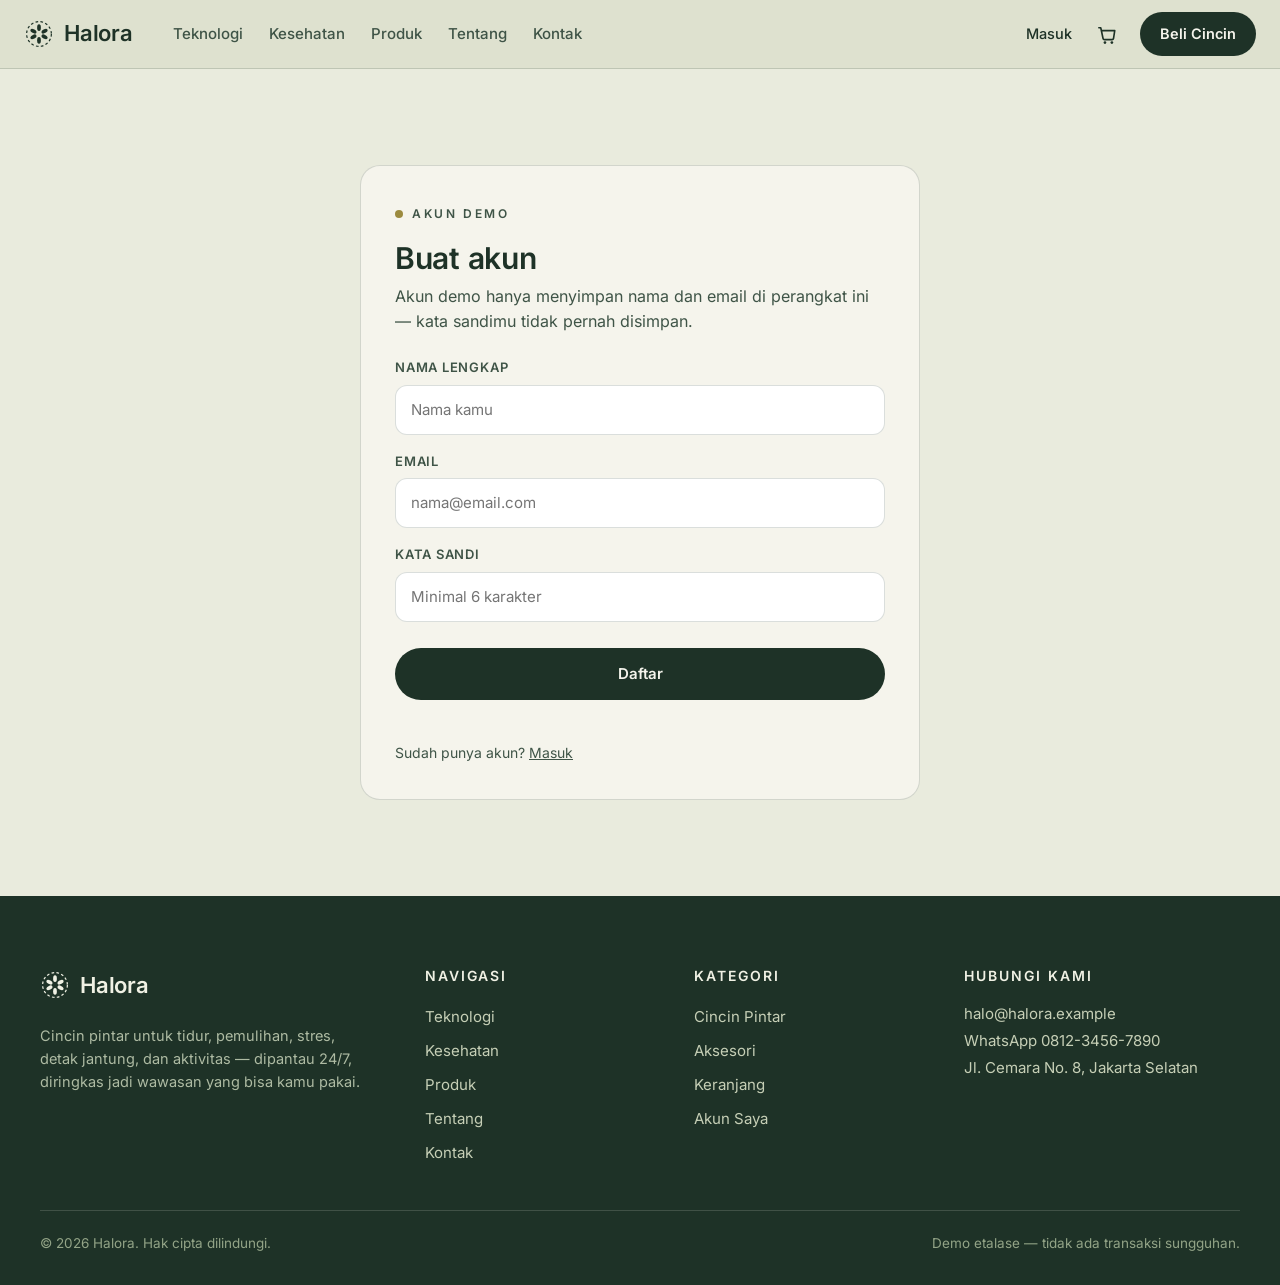
<file: docs/daftar.html>
<!DOCTYPE html>
<html lang="id">
<head>
<meta charset="UTF-8">
<meta name="viewport" content="width=device-width, initial-scale=1">
<title>Daftar — Halora</title>
<meta name="description" content="Buat akun demo Halora. Hanya nama dan email yang disimpan, di perangkatmu sendiri.">
<link rel="icon" href="data:,">
<link rel="stylesheet" href="css/style.css">
<link rel="stylesheet" href="css/responsive.css">
</head>
<body>
<header class="site-header" data-site-header></header>
<main>
  <section class="section">
    <div class="container" style="display:flex;justify-content:center">
      <form class="form-card" id="registerForm" novalidate style="width:100%">
        <span class="eyebrow">Akun Demo</span>
        <h1 style="font-size:30px;margin-bottom:8px">Buat akun</h1>
        <p style="color:var(--forest-2);margin-bottom:22px">Akun demo hanya menyimpan nama dan email di perangkat ini — kata sandimu tidak pernah disimpan.</p>
        <div class="field">
          <label for="rNama">Nama lengkap</label>
          <input id="rNama" name="nama" type="text" placeholder="Nama kamu" required>
        </div>
        <div class="field">
          <label for="rEmail">Email</label>
          <input id="rEmail" name="email" type="email" placeholder="nama@email.com" required>
        </div>
        <div class="field">
          <label for="rPass">Kata sandi</label>
          <input id="rPass" name="password" type="password" placeholder="Minimal 6 karakter" required>
        </div>
        <button class="btn btn-dark btn-block" type="submit">Daftar</button>
        <p class="form-msg" role="status"></p>
        <p style="font-size:14px;color:var(--forest-2);margin-top:10px">Sudah punya akun? <a href="masuk.html">Masuk</a></p>
      </form>
    </div>
  </section>
</main>
<footer class="site-footer" data-site-footer></footer>
<script src="js/products.js"></script>
<script src="js/cart.js"></script>
<script src="js/components.js"></script>
<script src="js/app.js"></script>
<script src="js/checkout.js"></script>
</body>
</html>
</file>
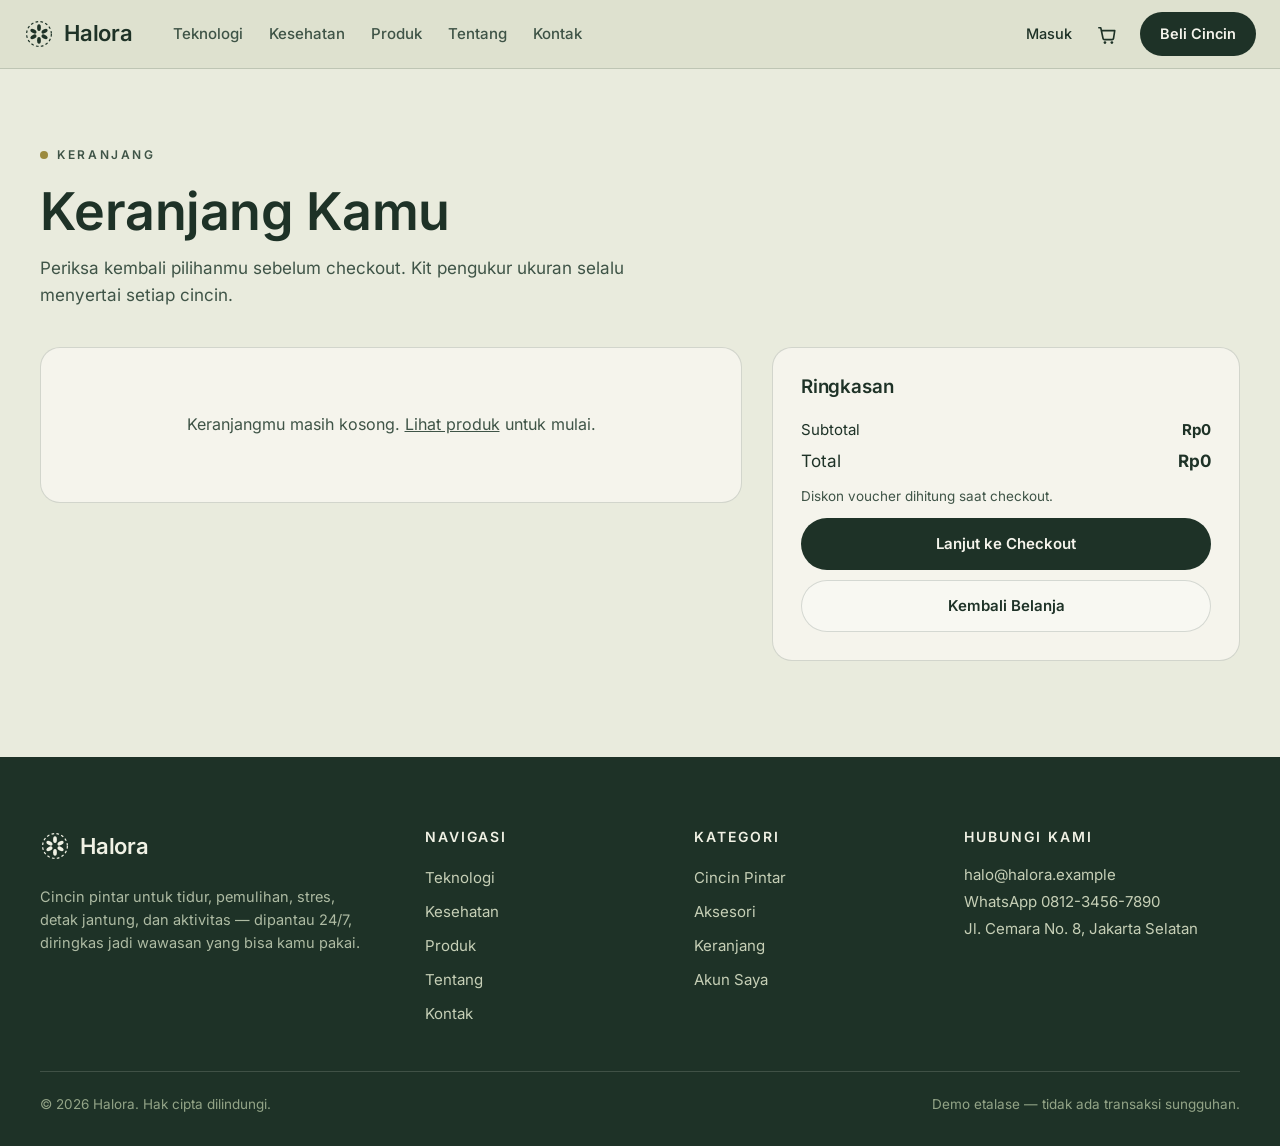
<file: docs/keranjang.html>
<!DOCTYPE html>
<html lang="id">
<head>
<meta charset="UTF-8">
<meta name="viewport" content="width=device-width, initial-scale=1">
<title>Keranjang — Halora</title>
<meta name="description" content="Keranjang belanja Halora (demo).">
<link rel="icon" href="data:,">
<link rel="stylesheet" href="css/style.css">
<link rel="stylesheet" href="css/responsive.css">
</head>
<body>
<header class="site-header" data-site-header></header>
<main>
  <section class="page-hero">
    <div class="container">
      <span class="eyebrow">Keranjang</span>
      <h1>Keranjang Kamu</h1>
      <p>Periksa kembali pilihanmu sebelum checkout. Kit pengukur ukuran selalu menyertai setiap cincin.</p>
    </div>
  </section>
  <section class="section" style="padding-top:30px">
    <div class="container two-col">
      <div class="summary-card">
        <div id="cartPageItems"></div>
      </div>
      <div class="summary-card">
        <h3>Ringkasan</h3>
        <div class="drawer-row"><span>Subtotal</span><strong id="cartPageSubtotal">Rp0</strong></div>
        <div class="drawer-row total"><span>Total</span><strong id="cartPageTotal">Rp0</strong></div>
        <p style="color:var(--forest-2);font-size:13.5px;margin-top:8px">Diskon voucher dihitung saat checkout.</p>
        <a class="btn btn-dark btn-block" href="checkout.html">Lanjut ke Checkout</a>
        <a class="btn btn-ghost btn-block" href="produk.html">Kembali Belanja</a>
      </div>
    </div>
  </section>
</main>
<footer class="site-footer" data-site-footer></footer>
<script src="js/products.js"></script>
<script src="js/cart.js"></script>
<script src="js/components.js"></script>
<script src="js/app.js"></script>
<script src="js/checkout.js"></script>
</body>
</html>
</file>
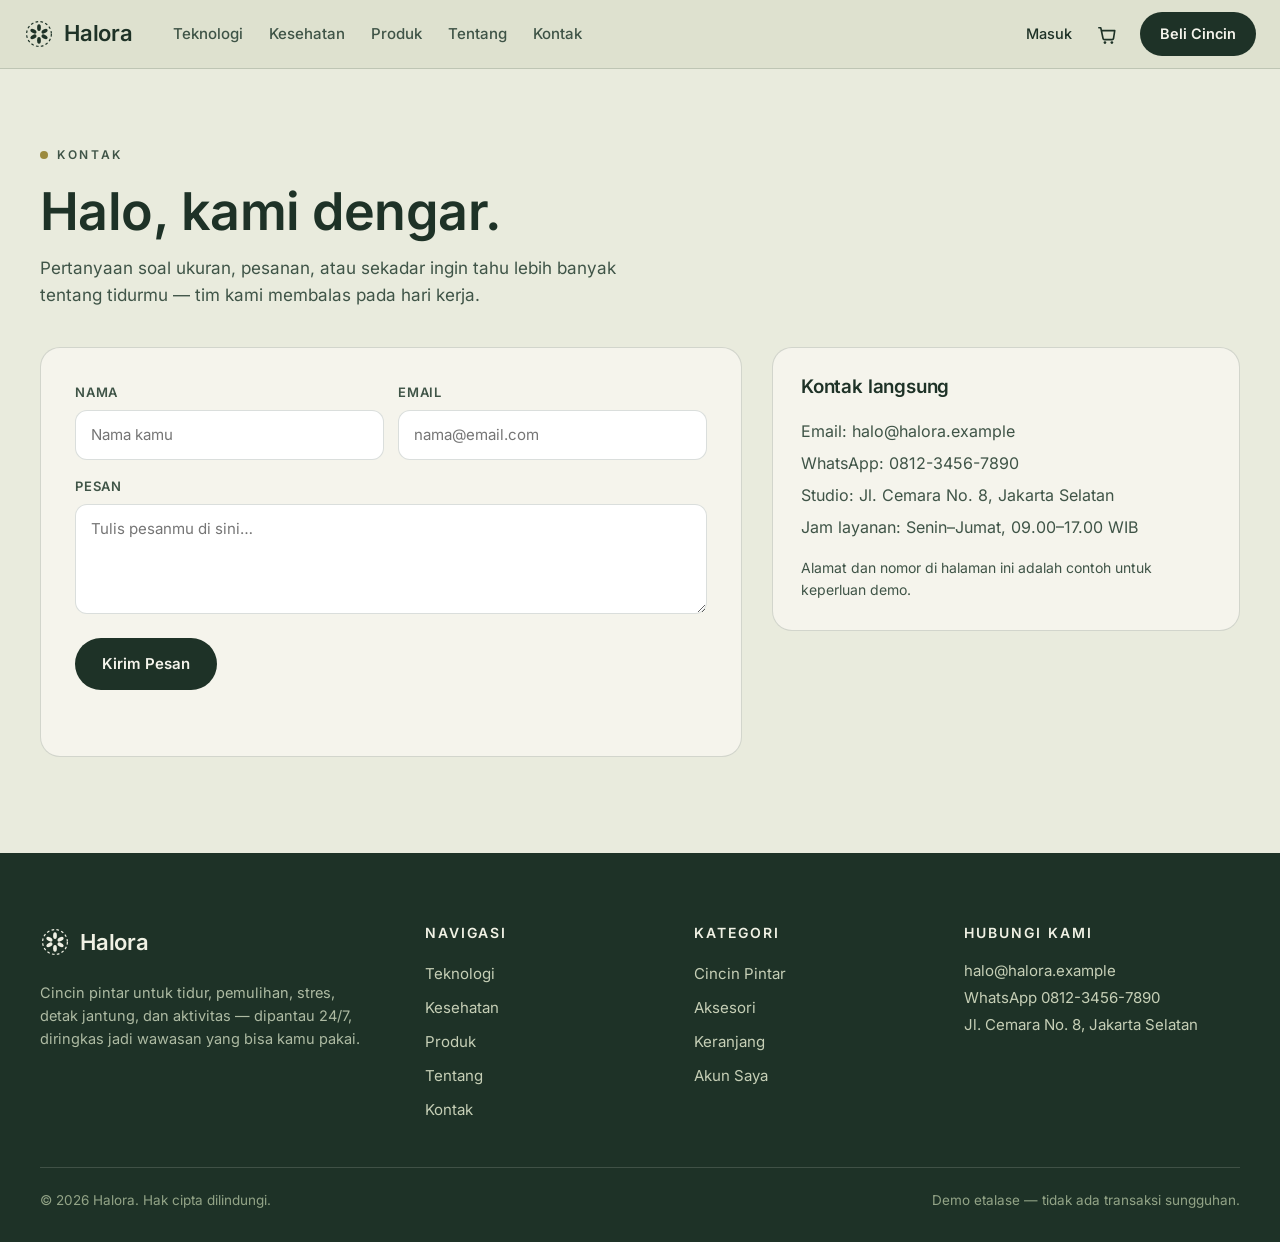
<file: docs/kontak.html>
<!DOCTYPE html>
<html lang="id">
<head>
<meta charset="UTF-8">
<meta name="viewport" content="width=device-width, initial-scale=1">
<title>Kontak — Halora</title>
<meta name="description" content="Hubungi tim Halora untuk pertanyaan produk, ukuran, dan pesanan.">
<link rel="icon" href="data:,">
<link rel="stylesheet" href="css/style.css">
<link rel="stylesheet" href="css/responsive.css">
</head>
<body>
<header class="site-header" data-site-header></header>
<main>
  <section class="page-hero">
    <div class="container">
      <span class="eyebrow">Kontak</span>
      <h1>Halo, kami dengar.</h1>
      <p>Pertanyaan soal ukuran, pesanan, atau sekadar ingin tahu lebih banyak tentang tidurmu — tim kami membalas pada hari kerja.</p>
    </div>
  </section>
  <section class="section" style="padding-top:30px">
    <div class="container two-col">
      <form class="form-card wide" id="contactForm" novalidate style="max-width:none">
        <div class="form-row">
          <div class="field">
            <label for="kNama">Nama</label>
            <input id="kNama" name="nama" type="text" placeholder="Nama kamu" required>
          </div>
          <div class="field">
            <label for="kEmail">Email</label>
            <input id="kEmail" name="email" type="email" placeholder="nama@email.com" required>
          </div>
        </div>
        <div class="field">
          <label for="kPesan">Pesan</label>
          <textarea id="kPesan" name="pesan" placeholder="Tulis pesanmu di sini…" required></textarea>
        </div>
        <button class="btn btn-dark" type="submit">Kirim Pesan</button>
        <p class="form-msg" role="status"></p>
      </form>
      <div class="summary-card">
        <h3>Kontak langsung</h3>
        <p style="color:var(--forest-2);line-height:2">
          Email: halo@halora.example<br>
          WhatsApp: 0812-3456-7890<br>
          Studio: Jl. Cemara No. 8, Jakarta Selatan<br>
          Jam layanan: Senin–Jumat, 09.00–17.00 WIB
        </p>
        <p style="color:var(--forest-2);margin-top:14px;font-size:14px">Alamat dan nomor di halaman ini adalah contoh untuk keperluan demo.</p>
      </div>
    </div>
  </section>
</main>
<footer class="site-footer" data-site-footer></footer>
<script src="js/products.js"></script>
<script src="js/cart.js"></script>
<script src="js/components.js"></script>
<script src="js/app.js"></script>
<script src="js/checkout.js"></script>
</body>
</html>
</file>
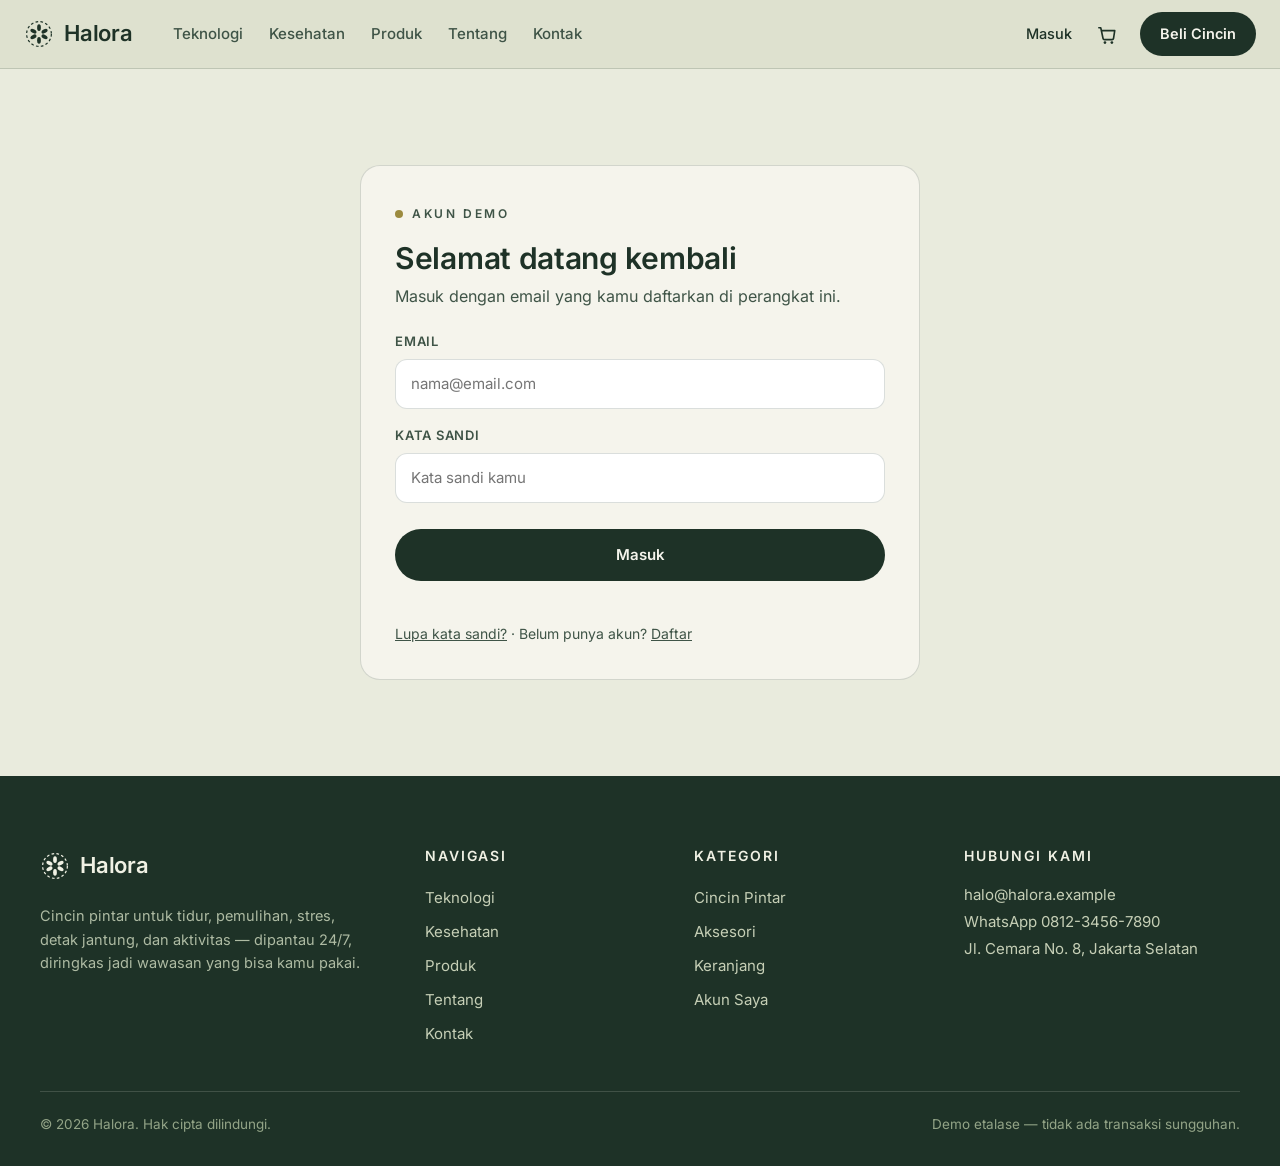
<file: docs/masuk.html>
<!DOCTYPE html>
<html lang="id">
<head>
<meta charset="UTF-8">
<meta name="viewport" content="width=device-width, initial-scale=1">
<title>Masuk — Halora</title>
<meta name="description" content="Masuk ke akun demo Halora.">
<link rel="icon" href="data:,">
<link rel="stylesheet" href="css/style.css">
<link rel="stylesheet" href="css/responsive.css">
</head>
<body>
<header class="site-header" data-site-header></header>
<main>
  <section class="section">
    <div class="container" style="display:flex;justify-content:center">
      <form class="form-card" id="loginForm" novalidate style="width:100%">
        <span class="eyebrow">Akun Demo</span>
        <h1 style="font-size:30px;margin-bottom:8px">Selamat datang kembali</h1>
        <p style="color:var(--forest-2);margin-bottom:22px">Masuk dengan email yang kamu daftarkan di perangkat ini.</p>
        <div class="field">
          <label for="lEmail">Email</label>
          <input id="lEmail" name="email" type="email" placeholder="nama@email.com" required>
        </div>
        <div class="field">
          <label for="lPass">Kata sandi</label>
          <input id="lPass" name="password" type="password" placeholder="Kata sandi kamu" required>
        </div>
        <button class="btn btn-dark btn-block" type="submit">Masuk</button>
        <p class="form-msg" role="status"></p>
        <p style="font-size:14px;color:var(--forest-2);margin-top:10px">
          <a href="#" data-forgot>Lupa kata sandi?</a> · Belum punya akun? <a href="daftar.html">Daftar</a>
        </p>
        <div id="forgotPanel" style="display:none;margin-top:14px;border-top:1px solid var(--line);padding-top:14px">
          <p style="font-size:14px;color:var(--forest-2)">Di versi demo ini tidak ada email pemulihan yang dikirim. Karena akun hanya tersimpan di perangkat ini, cukup <a href="daftar.html">daftar ulang</a> dengan email yang sama untuk masuk kembali.</p>
        </div>
      </form>
    </div>
  </section>
</main>
<footer class="site-footer" data-site-footer></footer>
<script src="js/products.js"></script>
<script src="js/cart.js"></script>
<script src="js/components.js"></script>
<script src="js/app.js"></script>
<script src="js/checkout.js"></script>
</body>
</html>
</file>
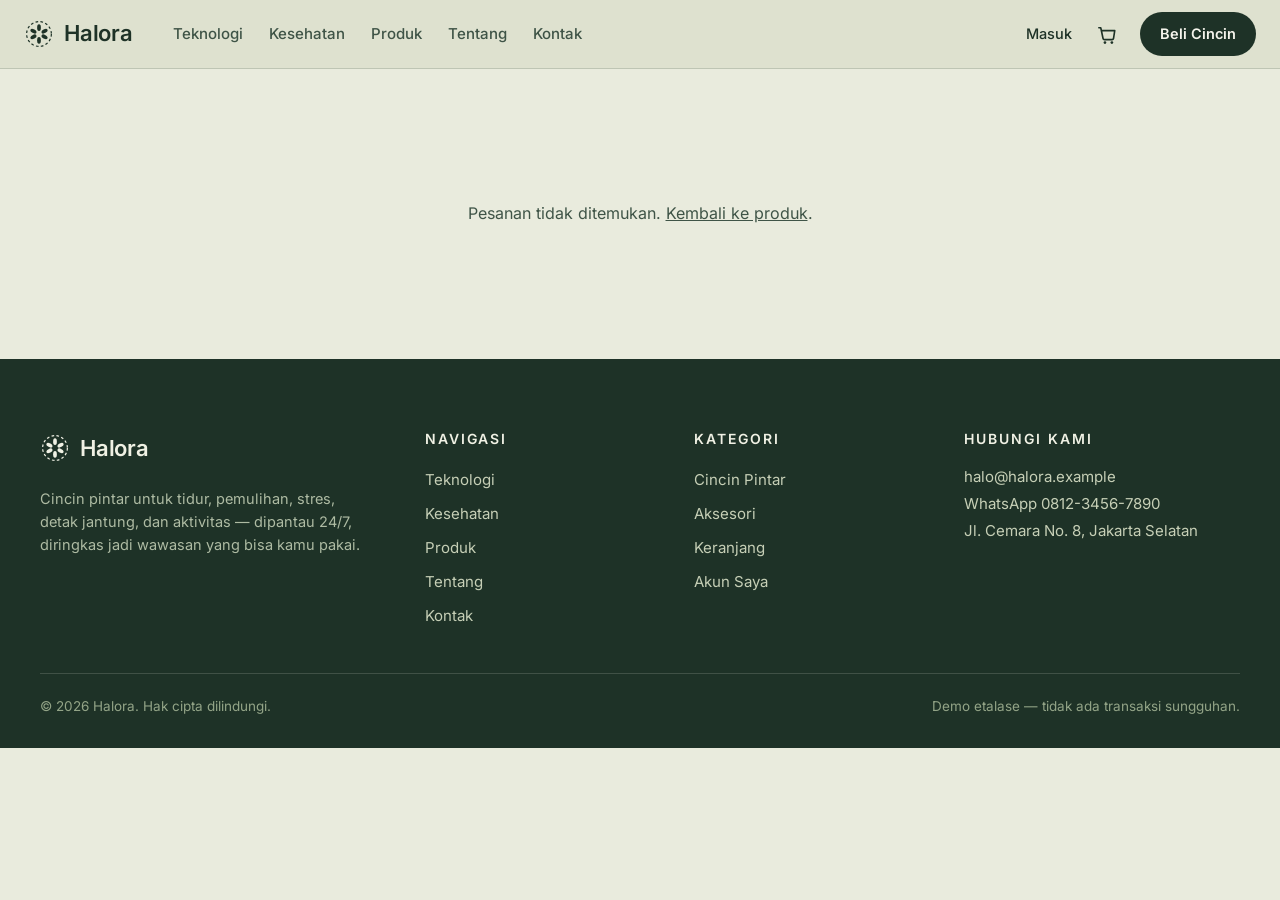
<file: docs/order-success.html>
<!DOCTYPE html>
<html lang="id">
<head>
<meta charset="UTF-8">
<meta name="viewport" content="width=device-width, initial-scale=1">
<title>Pesanan Berhasil — Halora</title>
<meta name="description" content="Pesanan demo Halora berhasil dibuat.">
<link rel="icon" href="data:,">
<link rel="stylesheet" href="css/style.css">
<link rel="stylesheet" href="css/responsive.css">
</head>
<body>
<header class="site-header" data-site-header></header>
<main>
  <section class="section">
    <div class="container">
      <div class="success-box" id="successBox">
        <div class="check">✓</div>
        <span class="eyebrow" style="justify-content:center">Pesanan Demo Berhasil</span>
        <h1 style="font-size:clamp(30px,4vw,42px);margin-bottom:8px">Terima kasih!</h1>
        <p style="color:var(--forest-2)">Nomor pesananmu: <strong id="successOrderId">—</strong></p>
        <div class="summary-card" style="text-align:left;margin-top:26px">
          <ul class="success-items" id="successItems" style="margin:0"></ul>
          <div class="drawer-row total" style="margin-top:10px"><span>Total</span><strong id="successTotal">Rp0</strong></div>
          <p id="successMeta" style="color:var(--forest-2);font-size:14.5px;margin-top:14px;line-height:1.9"></p>
        </div>
        <p style="margin-top:24px;display:flex;gap:12px;justify-content:center;flex-wrap:wrap">
          <a class="btn btn-dark" href="produk.html">Belanja Lagi</a>
          <a class="btn btn-ghost" href="akun.html">Lihat Riwayat Pesanan</a>
        </p>
        <p style="color:var(--forest-2);font-size:13.5px;margin-top:16px">Ini pesanan simulasi — tidak ada barang yang dikirim dan tidak ada pembayaran yang terjadi.</p>
      </div>
    </div>
  </section>
</main>
<footer class="site-footer" data-site-footer></footer>
<script src="js/products.js"></script>
<script src="js/cart.js"></script>
<script src="js/components.js"></script>
<script src="js/app.js"></script>
<script src="js/checkout.js"></script>
</body>
</html>
</file>
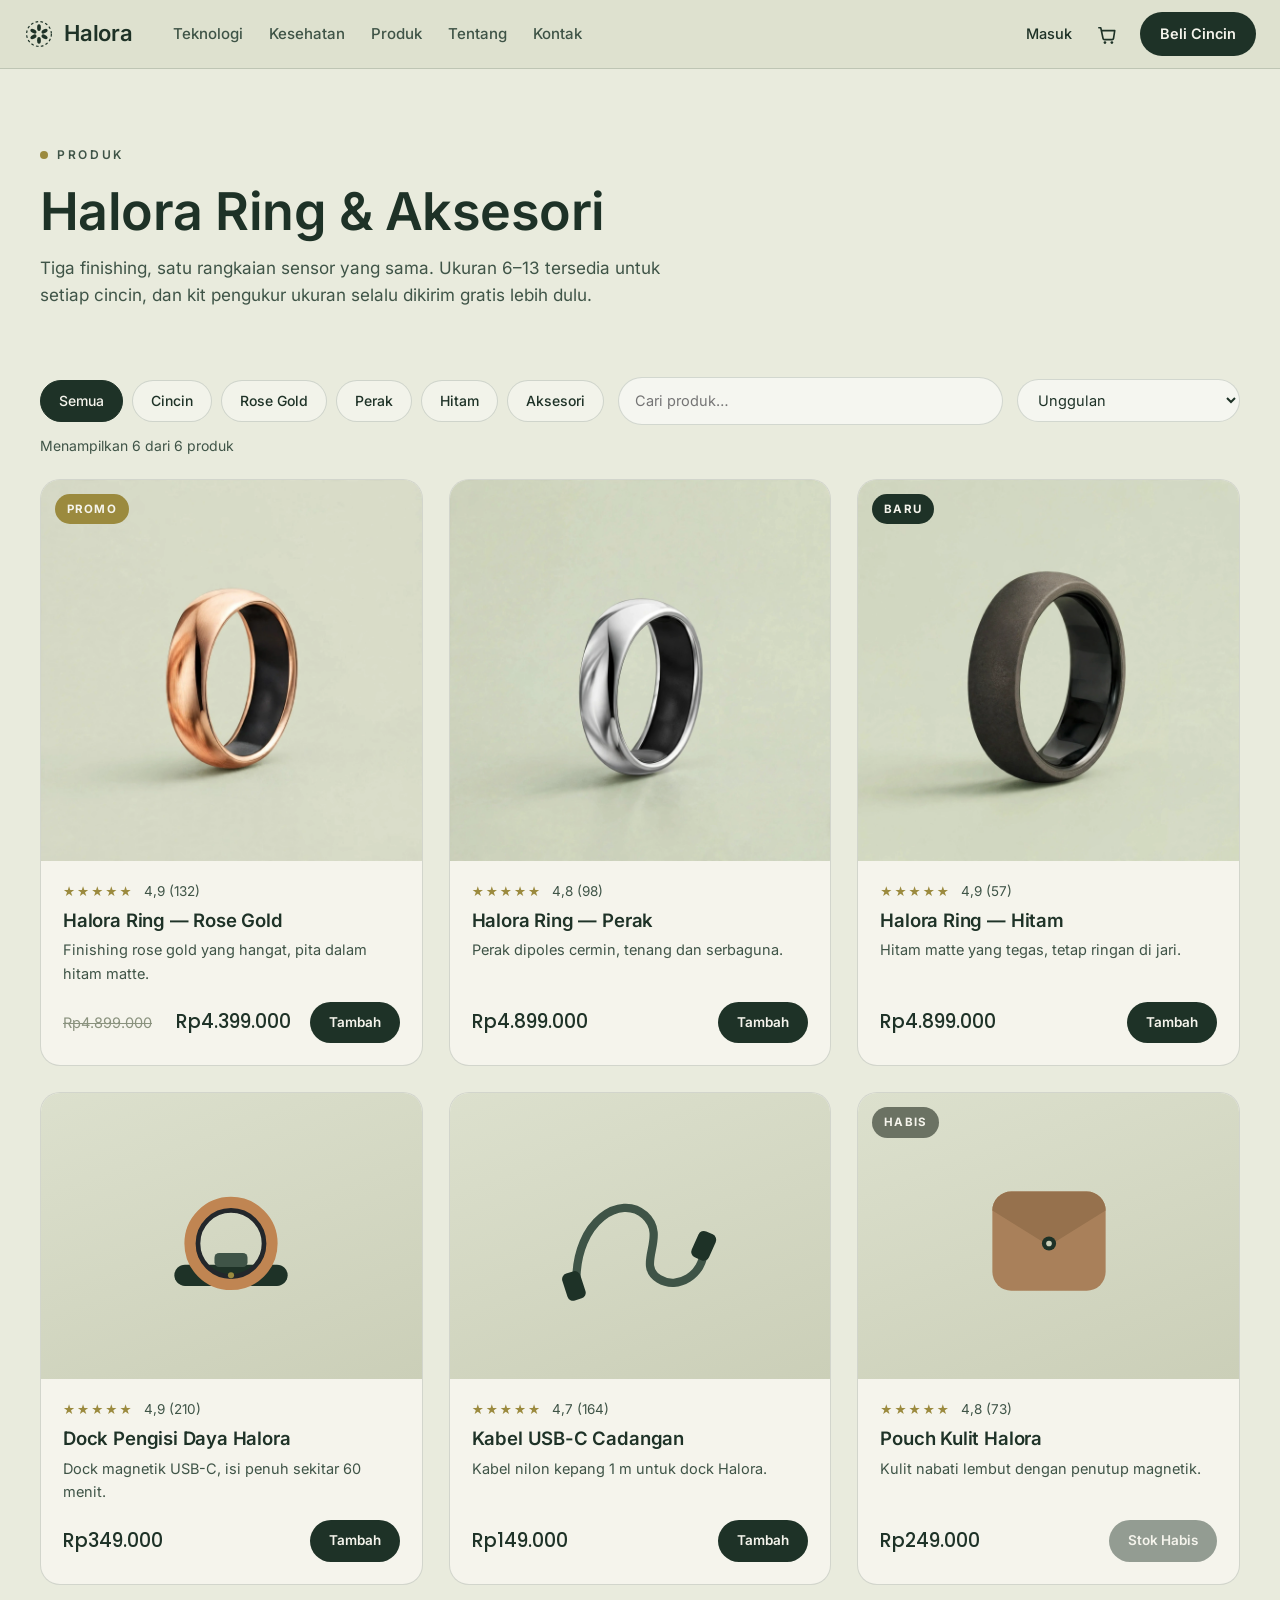
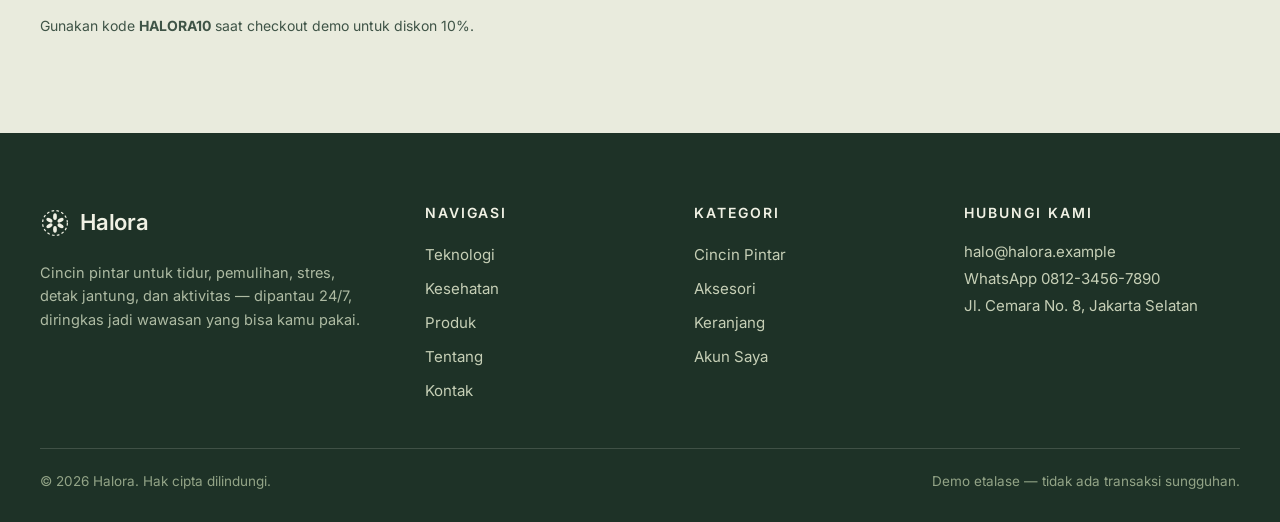
<file: docs/produk.html>
<!DOCTYPE html>
<html lang="id">
<head>
<meta charset="UTF-8">
<meta name="viewport" content="width=device-width, initial-scale=1">
<title>Produk — Halora</title>
<meta name="description" content="Belanja Halora Ring dalam tiga finishing dan aksesori resminya. Demo etalase — tidak ada transaksi sungguhan.">
<link rel="icon" href="data:,">
<link rel="stylesheet" href="css/style.css">
<link rel="stylesheet" href="css/responsive.css">
</head>
<body>
<header class="site-header" data-site-header></header>
<main>
  <section class="page-hero">
    <div class="container">
      <span class="eyebrow">Produk</span>
      <h1>Halora Ring &amp; Aksesori</h1>
      <p>Tiga finishing, satu rangkaian sensor yang sama. Ukuran 6–13 tersedia untuk setiap cincin, dan kit pengukur ukuran selalu dikirim gratis lebih dulu.</p>
    </div>
  </section>
  <section class="section" style="padding-top:26px">
    <div class="container">
      <div class="shop-tools">
        <div class="filter-chips" role="group" aria-label="Filter produk">
          <button class="chip active" data-shop-filter="semua">Semua</button>
          <button class="chip" data-shop-filter="cincin">Cincin</button>
          <button class="chip" data-shop-filter="Rose Gold">Rose Gold</button>
          <button class="chip" data-shop-filter="Perak">Perak</button>
          <button class="chip" data-shop-filter="Hitam">Hitam</button>
          <button class="chip" data-shop-filter="aksesori">Aksesori</button>
        </div>
        <input class="shop-search" id="shopSearch" type="search" placeholder="Cari produk…" aria-label="Cari produk">
        <select class="shop-sort" id="shopSort" aria-label="Urutkan produk">
          <option value="unggulan">Unggulan</option>
          <option value="harga-rendah">Harga: Rendah ke Tinggi</option>
          <option value="harga-tinggi">Harga: Tinggi ke Rendah</option>
          <option value="rating">Rating Tertinggi</option>
        </select>
      </div>
      <p class="shop-count" id="shopCount"></p>
      <div class="product-grid" id="shopGrid"></div>
      <p style="margin-top:30px;color:var(--forest-2);font-size:14px">Gunakan kode <strong>HALORA10</strong> saat checkout demo untuk diskon 10%.</p>
    </div>
  </section>
</main>
<footer class="site-footer" data-site-footer></footer>
<script src="js/products.js"></script>
<script src="js/cart.js"></script>
<script src="js/components.js"></script>
<script src="js/app.js"></script>
<script src="js/checkout.js"></script>
</body>
</html>
</file>
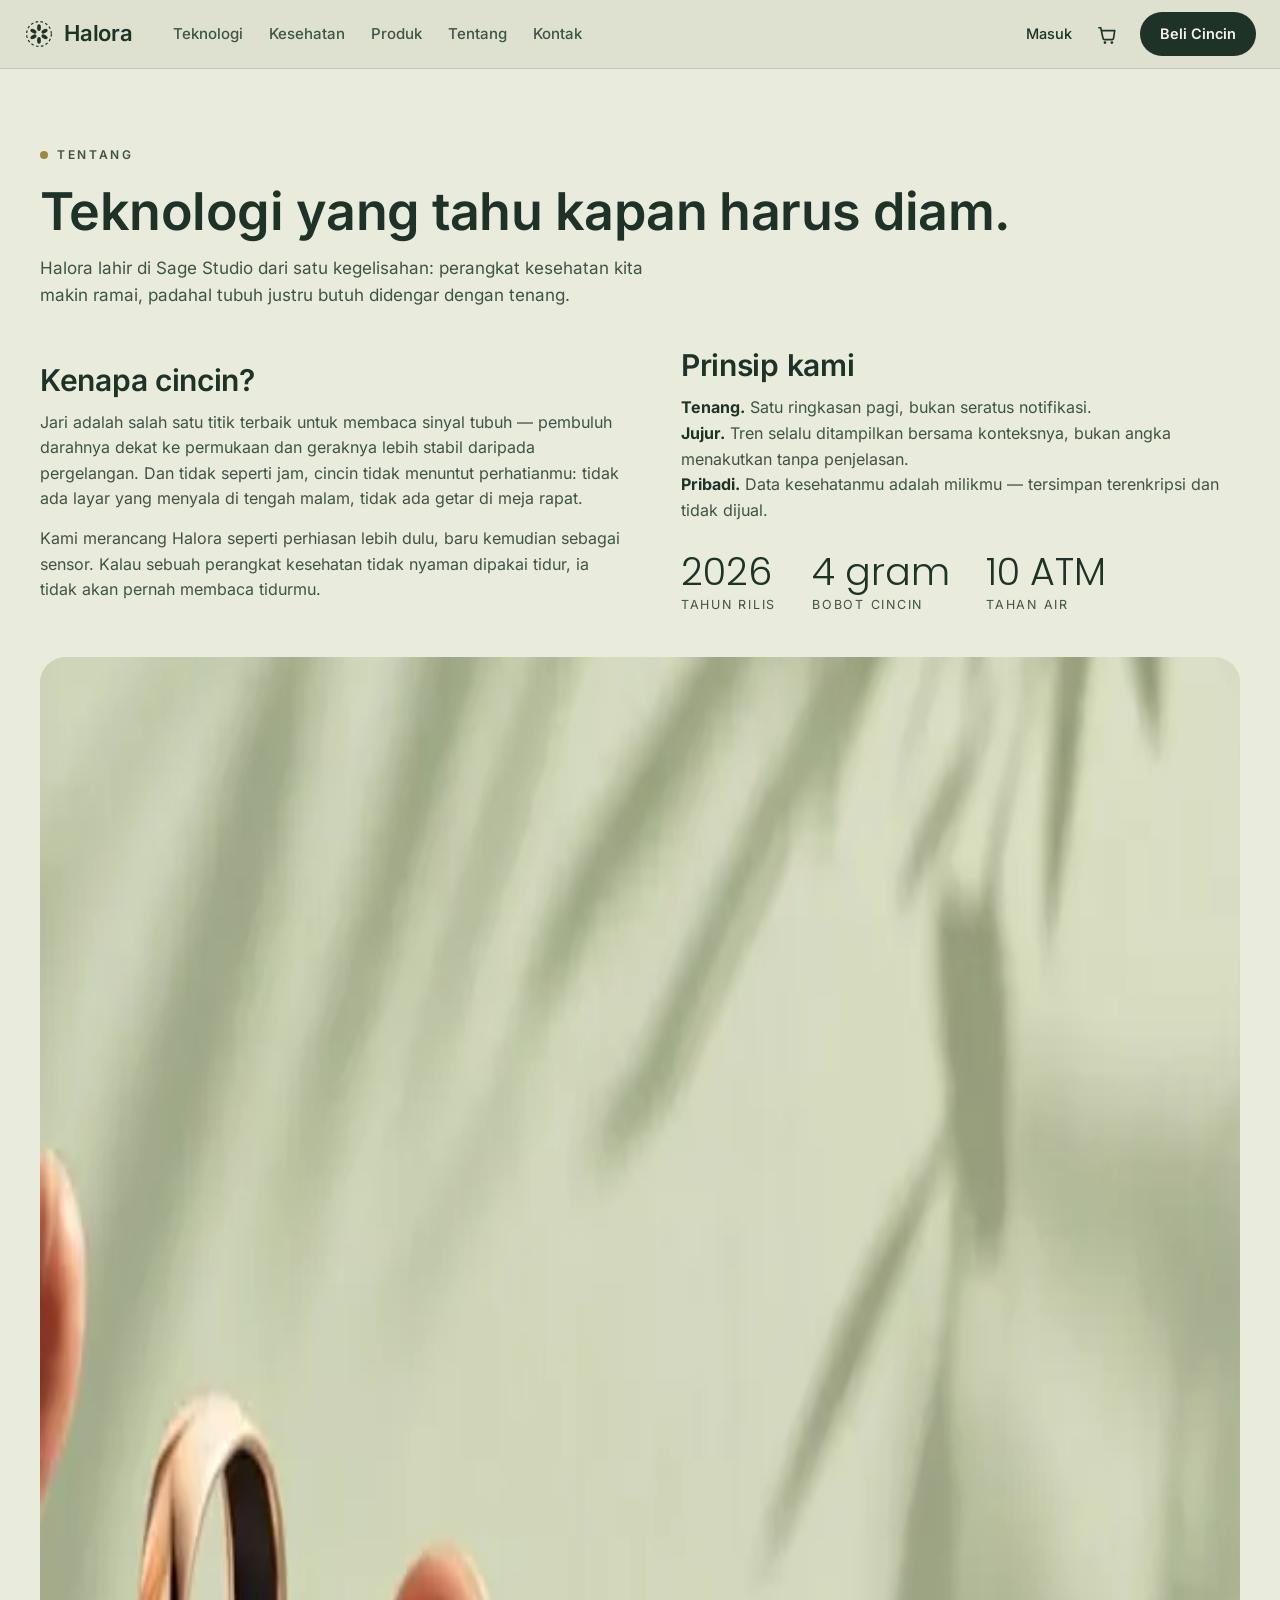
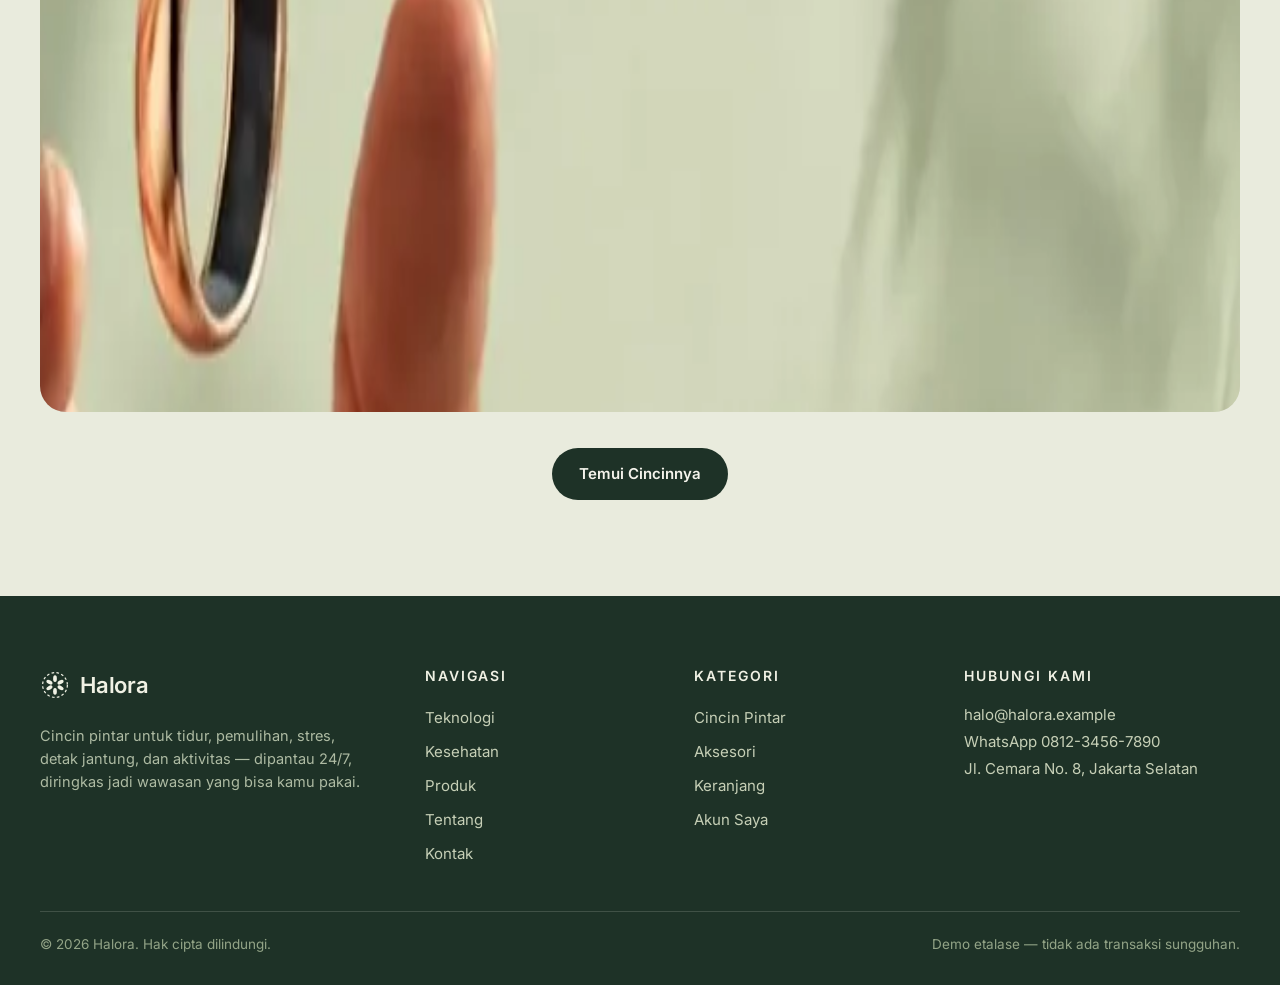
<file: docs/tentang.html>
<!DOCTYPE html>
<html lang="id">
<head>
<meta charset="UTF-8">
<meta name="viewport" content="width=device-width, initial-scale=1">
<title>Tentang — Halora</title>
<meta name="description" content="Cerita di balik Halora, cincin pintar untuk kesehatan dari Sage Studio.">
<link rel="icon" href="data:,">
<link rel="stylesheet" href="css/style.css">
<link rel="stylesheet" href="css/responsive.css">
</head>
<body>
<header class="site-header" data-site-header></header>
<main>
  <section class="page-hero">
    <div class="container">
      <span class="eyebrow">Tentang</span>
      <h1>Teknologi yang tahu kapan harus diam.</h1>
      <p>Halora lahir di Sage Studio dari satu kegelisahan: perangkat kesehatan kita makin ramai, padahal tubuh justru butuh didengar dengan tenang.</p>
    </div>
  </section>
  <section class="section" style="padding-top:30px">
    <div class="container intro-grid">
      <div>
        <h2 style="font-size:30px;margin-bottom:12px">Kenapa cincin?</h2>
        <p style="color:var(--forest-2)">Jari adalah salah satu titik terbaik untuk membaca sinyal tubuh — pembuluh darahnya dekat ke permukaan dan geraknya lebih stabil daripada pergelangan. Dan tidak seperti jam, cincin tidak menuntut perhatianmu: tidak ada layar yang menyala di tengah malam, tidak ada getar di meja rapat.</p>
        <p style="color:var(--forest-2);margin-top:14px">Kami merancang Halora seperti perhiasan lebih dulu, baru kemudian sebagai sensor. Kalau sebuah perangkat kesehatan tidak nyaman dipakai tidur, ia tidak akan pernah membaca tidurmu.</p>
      </div>
      <div>
        <h2 style="font-size:30px;margin-bottom:12px">Prinsip kami</h2>
        <p style="color:var(--forest-2)"><strong style="color:var(--forest)">Tenang.</strong> Satu ringkasan pagi, bukan seratus notifikasi.<br>
        <strong style="color:var(--forest)">Jujur.</strong> Tren selalu ditampilkan bersama konteksnya, bukan angka menakutkan tanpa penjelasan.<br>
        <strong style="color:var(--forest)">Pribadi.</strong> Data kesehatanmu adalah milikmu — tersimpan terenkripsi dan tidak dijual.</p>
        <div class="stat-row">
          <div class="stat"><b>2026</b><span>Tahun rilis</span></div>
          <div class="stat"><b>4 gram</b><span>Bobot cincin</span></div>
          <div class="stat"><b>10 ATM</b><span>Tahan air</span></div>
        </div>
      </div>
    </div>
    <div class="container">
      <div class="about-photo">
        <span class="photo-crop" style="background-image:url('assets/halora-hero.webp');background-size:309.6774% 387.0968%;background-position:66.6667% 31.1321%;aspect-ratio:620/700;" role="img" aria-label="Cincin Halora diangkat dengan tangan dengan latar sage"></span>
      </div>
      <p style="text-align:center;margin-top:36px"><a class="btn btn-dark" href="produk.html">Temui Cincinnya</a></p>
    </div>
  </section>
</main>
<footer class="site-footer" data-site-footer></footer>
<script src="js/products.js"></script>
<script src="js/cart.js"></script>
<script src="js/components.js"></script>
<script src="js/app.js"></script>
<script src="js/checkout.js"></script>
</body>
</html>
</file>
<file: docs/css/style.css>
/* Halora — gaya bersama situs (di luar hero, yang gayanya inline di index.html).
   Palet: sage #CBCFB8, hutan #1E3227, sage gelap #3F5447, emas zaitun #9B8A3E. */
@font-face {
  font-family: "Inter";
  src: url("../assets/fonts/inter-var.woff2") format("woff2");
  font-weight: 100 900;
  font-display: swap;
}
@font-face {
  font-family: "Poppins";
  src: url("../assets/fonts/poppins-300.woff2") format("woff2");
  font-weight: 300;
  font-display: swap;
}
@font-face {
  font-family: "Poppins";
  src: url("../assets/fonts/poppins-400.woff2") format("woff2");
  font-weight: 400;
  font-display: swap;
}
@font-face {
  font-family: "Poppins";
  src: url("../assets/fonts/poppins-500.woff2") format("woff2");
  font-weight: 500;
  font-display: swap;
}

:root {
  --sage: #CBCFB8;
  --sage-soft: #DCE0CD;
  --sage-pale: #E9EBDD;
  --forest: #1E3227;
  --forest-2: #3F5447;
  --olive: #9B8A3E;
  --cream: #F5F4EC;
  --line: rgba(30, 50, 39, 0.16);
  --radius: 20px;
  --ease: cubic-bezier(0.22, 0.8, 0.3, 1);
}
* { box-sizing: border-box; margin: 0; padding: 0; }
html { scroll-behavior: smooth; }
body {
  font-family: "Inter", system-ui, -apple-system, "Segoe UI", sans-serif;
  background: var(--sage-pale);
  color: var(--forest);
  line-height: 1.6;
  -webkit-font-smoothing: antialiased;
}
body.no-scroll { overflow: hidden; }
img, svg { display: block; max-width: 100%; }
a { color: inherit; }
button { font: inherit; color: inherit; background: none; border: none; cursor: pointer; }
input, select, textarea { font: inherit; color: inherit; }
h1, h2, h3, h4 { line-height: 1.2; font-weight: 600; letter-spacing: -0.01em; }

.container { width: min(1200px, 100% - 48px); margin: 0 auto; }
.section { padding: 96px 0; }
.section-head { max-width: 640px; margin-bottom: 44px; }
.section-head.center { margin-left: auto; margin-right: auto; text-align: center; }
.eyebrow {
  display: inline-flex; align-items: center; gap: 9px;
  font-size: 12px; font-weight: 600; letter-spacing: 0.22em; text-transform: uppercase;
  color: var(--forest-2); margin-bottom: 16px;
}
.eyebrow::before { content: ""; width: 8px; height: 8px; border-radius: 50%; background: var(--olive); }
.section-head h2 { font-size: clamp(30px, 4vw, 44px); margin-bottom: 14px; }
.section-head p { color: var(--forest-2); font-size: 17px; }

/* ---------- Tombol ---------- */
.btn {
  display: inline-flex; align-items: center; justify-content: center; gap: 8px;
  padding: 13px 26px; border-radius: 999px; font-weight: 600; font-size: 15px;
  text-decoration: none; transition: transform 0.25s var(--ease), background 0.25s, color 0.25s;
  border: 1px solid transparent;
}
.btn:hover { transform: translateY(-2px); }
.btn-dark { background: var(--forest); color: var(--cream); }
.btn-dark:hover { background: #2A4636; }
.btn-ghost { border-color: var(--line); color: var(--forest); background: rgba(255,255,255,0.35); }
.btn-small { padding: 9px 18px; font-size: 13.5px; }
.btn-block { width: 100%; margin-top: 10px; }
.btn[disabled] { opacity: 0.45; cursor: not-allowed; transform: none; }
.icon-btn {
  width: 38px; height: 38px; border-radius: 50%; display: inline-flex;
  align-items: center; justify-content: center; font-size: 16px;
  border: 1px solid var(--line); background: rgba(255,255,255,0.5);
}

/* ---------- Header situs ---------- */
.site-header {
  position: sticky; top: 0; z-index: 60;
  background: rgba(220, 224, 205, 0.88);
  backdrop-filter: blur(14px); -webkit-backdrop-filter: blur(14px);
  border-bottom: 1px solid var(--line);
}
.site-header-inner {
  width: min(1280px, 100% - 48px); margin: 0 auto; height: 68px;
  display: flex; align-items: center; gap: 28px;
}
.site-logo {
  display: inline-flex; align-items: center; gap: 10px;
  font-size: 22px; font-weight: 600; letter-spacing: -0.01em; text-decoration: none;
}
.logo-mark { width: 30px; height: 30px; }
.site-nav { display: flex; gap: 26px; margin-left: 12px; }
.site-nav a { text-decoration: none; font-size: 15px; font-weight: 500; color: var(--forest-2); }
.site-nav a:hover { color: var(--forest); }
.site-actions { margin-left: auto; display: flex; align-items: center; gap: 14px; }
.site-account { text-decoration: none; font-size: 14.5px; font-weight: 500; }
.site-cart { position: relative; width: 40px; height: 40px; display: inline-flex; align-items: center; justify-content: center; }
.site-cart svg { width: 23px; height: 23px; }
.cart-badge {
  position: absolute; top: 0; right: -2px; min-width: 19px; height: 19px; padding: 0 5px;
  border-radius: 999px; background: var(--olive); color: #fff;
  font-size: 11px; font-weight: 700; display: inline-flex; align-items: center; justify-content: center;
}
.site-cta {
  background: var(--forest); color: var(--cream); text-decoration: none;
  padding: 10px 20px; border-radius: 999px; font-size: 14.5px; font-weight: 600;
}
.site-burger { display: none; flex-direction: column; gap: 5px; padding: 8px; }
.site-burger span { width: 22px; height: 2px; background: var(--forest); border-radius: 2px; }
.site-mobile-menu { display: none; flex-direction: column; gap: 4px; padding: 10px 24px 18px; }
.site-mobile-menu a { text-decoration: none; padding: 9px 0; font-weight: 500; border-top: 1px solid var(--line); }
.site-header.menu-open .site-mobile-menu { display: flex; }

/* Header khusus beranda (muncul setelah hero) */
.site-header[data-hero-header] {
  position: fixed; top: 0; left: 0; right: 0; z-index: 70;
  transform: translateY(-110%); transition: transform 0.5s var(--ease);
}
.site-header[data-hero-header].visible { transform: translateY(0); }

/* ---------- Footer ---------- */
.site-footer { background: var(--forest); color: #D8DECB; margin-top: 0; }
.footer-grid {
  width: min(1200px, 100% - 48px); margin: 0 auto; padding: 72px 0 40px;
  display: grid; grid-template-columns: 1.5fr 1fr 1fr 1.2fr; gap: 40px;
}
.site-footer .site-logo { color: #F0F1E4; }
.footer-brand p { margin-top: 16px; font-size: 14.5px; color: #AEBBA3; max-width: 320px; }
.footer-col h4 { color: #F0F1E4; font-size: 14px; letter-spacing: 0.14em; text-transform: uppercase; margin-bottom: 16px; }
.footer-col a { display: block; text-decoration: none; padding: 5px 0; font-size: 15px; color: #C6CFB6; }
.footer-col a:hover { color: #fff; }
.footer-col p { font-size: 15px; color: #C6CFB6; line-height: 1.8; }
.footer-bottom {
  width: min(1200px, 100% - 48px); margin: 0 auto; padding: 22px 0 30px;
  border-top: 1px solid rgba(240, 241, 228, 0.16);
  display: flex; justify-content: space-between; gap: 16px; flex-wrap: wrap;
  font-size: 13.5px; color: #93A487;
}

/* ---------- Halaman umum ---------- */
.page-hero { padding: 72px 0 8px; }
.page-hero h1 { font-size: clamp(34px, 5vw, 52px); margin-bottom: 12px; }
.page-hero p { color: var(--forest-2); font-size: 17px; max-width: 620px; }

/* ---------- Kartu produk ---------- */
.product-grid { display: grid; grid-template-columns: repeat(3, 1fr); gap: 26px; }
.product-card {
  background: var(--cream); border: 1px solid var(--line); border-radius: var(--radius);
  overflow: hidden; display: flex; flex-direction: column;
}
.card-media { position: relative; width: 100%; padding: 0; text-align: left; background: var(--sage-soft); }
.card-visual { display: block; width: 100%; }
.photo-crop { background-repeat: no-repeat; background-color: var(--sage-soft); }
.svg-visual {
  display: flex; align-items: center; justify-content: center;
  aspect-ratio: 4 / 3; background: linear-gradient(160deg, var(--sage-soft), var(--sage));
}
.svg-visual svg { width: 62%; height: auto; }
.badge {
  position: absolute; top: 14px; left: 14px; z-index: 2;
  background: var(--forest); color: var(--cream); font-size: 11.5px; font-weight: 700;
  letter-spacing: 0.1em; text-transform: uppercase; padding: 6px 12px; border-radius: 999px;
}
.badge-promo { background: var(--olive); }
.badge-out { background: #6B7263; }
.card-body { padding: 20px 22px 22px; display: flex; flex-direction: column; gap: 7px; flex: 1; }
.card-stars { color: var(--olive); font-size: 13.5px; letter-spacing: 2px; }
.card-stars span { color: var(--forest-2); letter-spacing: 0; margin-left: 4px; }
.card-body h3 { font-size: 18.5px; }
.card-tag { color: var(--forest-2); font-size: 14.5px; flex: 1; }
.card-foot { display: flex; align-items: center; justify-content: space-between; gap: 12px; margin-top: 10px; flex-wrap: wrap; }
.price { font-family: "Poppins", sans-serif; font-weight: 500; font-size: 19px; }
.price-old { color: #8A927E; text-decoration: line-through; font-size: 14.5px; margin-right: 6px; }

/* ---------- Toko ---------- */
.shop-tools { display: flex; gap: 14px; flex-wrap: wrap; align-items: center; margin: 34px 0 10px; }
.filter-chips { display: flex; gap: 9px; flex-wrap: wrap; }
.chip {
  padding: 9px 18px; border-radius: 999px; border: 1px solid var(--line);
  font-size: 14px; font-weight: 500; background: rgba(255,255,255,0.4);
}
.chip.active { background: var(--forest); color: var(--cream); border-color: var(--forest); }
.shop-search, .shop-sort {
  padding: 11px 16px; border-radius: 999px; border: 1px solid var(--line);
  background: rgba(255,255,255,0.55); font-size: 14.5px;
}
.shop-search { flex: 1; min-width: 180px; }
.shop-count { color: var(--forest-2); font-size: 14px; margin: 8px 0 22px; }
.shop-empty { grid-column: 1 / -1; text-align: center; color: var(--forest-2); padding: 40px 0; }

/* ---------- Modal produk ---------- */
.product-modal { position: fixed; inset: 0; z-index: 90; display: none; }
.product-modal.open { display: block; }
.modal-overlay { position: absolute; inset: 0; background: rgba(24, 38, 30, 0.5); backdrop-filter: blur(3px); }
.modal-box {
  position: absolute; top: 50%; left: 50%; transform: translate(-50%, -50%);
  width: min(920px, calc(100% - 36px)); max-height: calc(100vh - 48px); overflow: auto;
  background: var(--cream); border-radius: 26px; display: grid; grid-template-columns: 1fr 1.1fr;
}
.modal-close { position: absolute; top: 16px; right: 16px; z-index: 3; }
.modal-media { position: relative; background: var(--sage-soft); min-height: 320px; }
.modal-visual { display: block; width: 100%; height: 100%; }
.modal-media .photo-crop { height: 100%; aspect-ratio: auto !important; }
.modal-media .svg-visual { height: 100%; aspect-ratio: auto; }
.modal-info { padding: 34px 34px 30px; display: flex; flex-direction: column; gap: 10px; }
.modal-info h3 { font-size: 26px; }
.modal-tag { color: var(--forest-2); font-weight: 500; }
.modal-desc { color: var(--forest-2); font-size: 15px; }
.modal-price { margin: 6px 0; }
.modal-price .price { font-size: 24px; }
.sizes-label { font-size: 12.5px; font-weight: 700; letter-spacing: 0.14em; text-transform: uppercase; color: var(--forest-2); }
.size-chips { display: flex; gap: 8px; flex-wrap: wrap; margin-top: 9px; }
.size-chips button {
  width: 44px; height: 44px; border-radius: 50%; border: 1px solid var(--line);
  font-weight: 600; background: rgba(255,255,255,0.6);
}
.size-chips button.active { background: var(--forest); color: var(--cream); border-color: var(--forest); }
.sizes-note { font-size: 13px; color: var(--forest-2); margin-top: 9px; }
.modal-actions { display: flex; gap: 14px; align-items: center; margin-top: 14px; flex-wrap: wrap; }
.modal-recs { margin-top: 24px; border-top: 1px solid var(--line); padding-top: 18px; }
.modal-recs h4 { font-size: 13px; letter-spacing: 0.12em; text-transform: uppercase; color: var(--forest-2); margin-bottom: 12px; }
.rec-row { display: grid; grid-template-columns: repeat(3, 1fr); gap: 12px; }
.rec-card { text-align: left; border: 1px solid var(--line); border-radius: 14px; overflow: hidden; background: #fff; padding: 0; }
.rec-card .rec-visual { display: block; width: 100%; }
.rec-card .svg-visual { aspect-ratio: 4 / 3; }
.rec-card span { display: block; font-size: 12.5px; font-weight: 500; padding: 8px 10px 0; line-height: 1.35; }
.rec-card strong { display: block; font-size: 13px; padding: 2px 10px 10px; font-family: "Poppins", sans-serif; font-weight: 500; }

/* ---------- Stepper jumlah ---------- */
.qty-stepper { display: inline-flex; align-items: center; gap: 12px; }
.qty-stepper button {
  width: 30px; height: 30px; border-radius: 50%; border: 1px solid var(--line);
  font-size: 16px; line-height: 1; background: rgba(255,255,255,0.6);
}
.qty-stepper.big button { width: 42px; height: 42px; font-size: 19px; }
.qty-stepper span { font-weight: 600; min-width: 18px; text-align: center; }
.drawer-remove { color: #9A4A3A; font-size: 13px; margin-left: 8px; }

/* ---------- Laci keranjang ---------- */
.drawer-overlay {
  position: fixed; inset: 0; background: rgba(24, 38, 30, 0.45); z-index: 94;
  opacity: 0; pointer-events: none; transition: opacity 0.3s;
}
.drawer-overlay.show { opacity: 1; pointer-events: auto; }
.cart-drawer {
  position: fixed; top: 0; right: 0; bottom: 0; width: min(420px, 100%); z-index: 95;
  background: var(--cream); transform: translateX(105%); transition: transform 0.45s var(--ease);
  display: flex; flex-direction: column;
}
.cart-drawer.open { transform: translateX(0); }
.drawer-head {
  display: flex; align-items: center; justify-content: space-between;
  padding: 20px 22px; border-bottom: 1px solid var(--line);
}
.drawer-items { flex: 1; overflow: auto; padding: 8px 22px; }
.drawer-item, .cart-line {
  display: flex; gap: 14px; padding: 16px 0; border-bottom: 1px solid var(--line); align-items: flex-start;
}
.drawer-thumb { width: 74px; flex: none; border-radius: 12px; overflow: hidden; }
.drawer-thumb.svg-visual { aspect-ratio: 4 / 3; }
.drawer-thumb.svg-visual svg { width: 80%; }
.drawer-info { flex: 1; display: flex; flex-direction: column; gap: 4px; }
.drawer-info strong { font-size: 14.5px; line-height: 1.35; }
.drawer-info span { font-size: 13px; color: var(--forest-2); }
.drawer-line { font-family: "Poppins", sans-serif; font-weight: 500; font-size: 15px; white-space: nowrap; }
.drawer-empty { color: var(--forest-2); text-align: center; padding: 36px 10px; }
.drawer-foot { padding: 18px 22px 24px; border-top: 1px solid var(--line); }
.drawer-row { display: flex; justify-content: space-between; font-size: 15px; padding: 3px 0; }
.drawer-row.total { font-size: 17px; }

/* ---------- Toast ---------- */
.toast {
  position: fixed; left: 50%; bottom: 26px; transform: translate(-50%, 90px); z-index: 120;
  background: var(--forest); color: var(--cream); padding: 13px 22px; border-radius: 999px;
  font-size: 14.5px; font-weight: 500; transition: transform 0.45s var(--ease); max-width: calc(100% - 32px);
  text-align: center;
}
.toast.show { transform: translate(-50%, 0); }

/* ---------- Formulir ---------- */
.form-card {
  background: var(--cream); border: 1px solid var(--line); border-radius: var(--radius);
  padding: 34px; max-width: 560px;
}
.form-card.wide { max-width: 760px; }
.field { margin-bottom: 16px; }
.field label { display: block; font-size: 13px; font-weight: 600; letter-spacing: 0.06em; text-transform: uppercase; color: var(--forest-2); margin-bottom: 7px; }
.field input, .field textarea, .field select {
  width: 100%; padding: 12px 15px; border-radius: 12px; border: 1px solid var(--line);
  background: #fff; font-size: 15px;
}
.field textarea { min-height: 110px; resize: vertical; }
.form-row { display: grid; grid-template-columns: 1fr 1fr; gap: 14px; }
.form-msg { font-size: 14px; margin-top: 12px; min-height: 20px; }
.form-msg.error { color: #9A4A3A; }
.form-msg.ok { color: #3E6B34; }
.pay-options { display: flex; flex-direction: column; gap: 10px; }
.pay-option {
  display: flex; gap: 12px; align-items: flex-start; border: 1px solid var(--line);
  border-radius: 14px; padding: 14px 16px; background: #fff; cursor: pointer;
}
.pay-option small { display: block; color: var(--forest-2); }
.voucher-row { display: flex; gap: 10px; }
.voucher-row input { flex: 1; }

/* ---------- Keranjang & checkout ---------- */
.two-col { display: grid; grid-template-columns: 1.5fr 1fr; gap: 30px; align-items: start; }
.summary-card { background: var(--cream); border: 1px solid var(--line); border-radius: var(--radius); padding: 28px; }
.summary-card h3 { margin-bottom: 16px; }
.summary-line { display: flex; justify-content: space-between; gap: 14px; padding: 8px 0; border-bottom: 1px solid var(--line); font-size: 14.5px; }
.summary-line strong { font-family: "Poppins", sans-serif; font-weight: 500; white-space: nowrap; }
.order-card { background: var(--cream); border: 1px solid var(--line); border-radius: var(--radius); padding: 24px 28px; margin-bottom: 18px; }
.order-head { display: flex; justify-content: space-between; gap: 12px; flex-wrap: wrap; margin-bottom: 10px; }
.order-head span { color: var(--forest-2); font-size: 14px; }
.order-card ul { list-style: none; }
.order-card li { display: flex; justify-content: space-between; gap: 12px; padding: 5px 0; font-size: 15px; }
.order-card li span, .success-items li span { font-family: "Poppins", sans-serif; }
.order-total { margin-top: 10px; border-top: 1px solid var(--line); padding-top: 12px; }
.success-box { text-align: center; max-width: 620px; margin: 0 auto; }
.success-box .check {
  width: 74px; height: 74px; margin: 0 auto 20px; border-radius: 50%;
  background: var(--forest); color: var(--cream); font-size: 34px;
  display: flex; align-items: center; justify-content: center;
}
.success-items { list-style: none; text-align: left; margin: 20px 0; }
.success-items li { display: flex; justify-content: space-between; gap: 12px; padding: 7px 0; border-bottom: 1px solid var(--line); }

/* ---------- Beranda: bagian-bagian ---------- */
.intro-grid { display: grid; grid-template-columns: 1.05fr 1fr; gap: 54px; align-items: center; }
.intro-photo { border-radius: 26px; overflow: hidden; }
.intro-photo .photo-crop { display: block; width: 100%; }
.stat-row { display: flex; gap: 36px; margin-top: 30px; flex-wrap: wrap; }
.stat b { font-family: "Poppins", sans-serif; font-weight: 300; font-size: 38px; display: block; line-height: 1; }
.stat span { font-size: 12.5px; letter-spacing: 0.14em; text-transform: uppercase; color: var(--forest-2); }
.metric-cards { display: grid; grid-template-columns: repeat(3, 1fr); gap: 22px; }
.metric-card {
  background: rgba(255, 255, 255, 0.42); border: 1px solid var(--line); border-radius: var(--radius);
  padding: 26px; backdrop-filter: blur(8px);
}
.metric-card .m-label { font-size: 12px; font-weight: 700; letter-spacing: 0.2em; text-transform: uppercase; color: var(--forest-2); display: flex; align-items: center; gap: 8px; }
.metric-card .m-label svg { width: 19px; height: 19px; }
.metric-card .m-value { font-family: "Poppins", sans-serif; font-weight: 300; font-size: 46px; margin: 12px 0 2px; }
.metric-card .m-sub { font-size: 12.5px; letter-spacing: 0.16em; text-transform: uppercase; color: var(--forest-2); }
.metric-card .m-sub.gold { color: var(--olive); }
.metric-card p { font-size: 14px; color: var(--forest-2); margin-top: 12px; }
.tech-grid { display: grid; grid-template-columns: repeat(3, 1fr); gap: 22px; }
.tech-card { border: 1px solid var(--line); border-radius: var(--radius); padding: 28px; background: rgba(255,255,255,0.35); }
.tech-card h3 { font-size: 19px; margin-bottom: 9px; }
.tech-card p { color: var(--forest-2); font-size: 15px; }
.testi-grid { display: grid; grid-template-columns: repeat(3, 1fr); gap: 22px; }
.testi-card { background: var(--cream); border: 1px solid var(--line); border-radius: var(--radius); padding: 28px; }
.testi-card .card-stars { margin-bottom: 12px; }
.testi-card p { font-size: 15.5px; }
.testi-card footer { margin-top: 16px; font-size: 14px; color: var(--forest-2); }
.testi-note { text-align: center; color: var(--forest-2); font-size: 13px; margin-top: 18px; font-style: italic; }
.faq-list { max-width: 780px; margin: 0 auto; }
.faq-item { border-bottom: 1px solid var(--line); }
.faq-item > button {
  width: 100%; text-align: left; padding: 20px 4px; font-size: 16.5px; font-weight: 600;
  display: flex; justify-content: space-between; gap: 14px; align-items: center;
}
.faq-item > button::after { content: "+"; font-size: 22px; font-weight: 400; color: var(--forest-2); }
.faq-item.open > button::after { content: "−"; }
.faq-answer { display: none; padding: 0 4px 20px; color: var(--forest-2); max-width: 640px; }
.faq-item.open .faq-answer { display: block; }
.newsletter-box {
  background: var(--forest); color: #E7EBD8; border-radius: 26px; padding: 52px;
  text-align: center;
}
.newsletter-box h2 { color: #F4F5EA; margin-bottom: 10px; }
.newsletter-box p { color: #B9C4A8; max-width: 480px; margin: 0 auto 24px; }
.newsletter-form { display: flex; gap: 10px; max-width: 480px; margin: 0 auto; }
.newsletter-form input {
  flex: 1; padding: 13px 18px; border-radius: 999px; border: 1px solid rgba(240,241,228,0.3);
  background: rgba(255,255,255,0.08); color: #fff;
}
.newsletter-form .form-msg { flex-basis: 100%; }
.newsletter-box .form-msg.ok { color: #B7D99A; }
.newsletter-box .form-msg.error { color: #E8A798; }
.about-photo { border-radius: 26px; overflow: hidden; margin-top: 40px; }
.about-photo .photo-crop { display: block; width: 100%; }
</file>
<file: docs/css/responsive.css>
/* Halora — penyesuaian responsif untuk halaman-halaman situs (bukan hero). */
@media (max-width: 1020px) {
  .product-grid { grid-template-columns: repeat(2, 1fr); }
  .tech-grid, .testi-grid, .metric-cards { grid-template-columns: 1fr 1fr; }
  .footer-grid { grid-template-columns: 1fr 1fr; }
  .intro-grid { grid-template-columns: 1fr; gap: 36px; }
  .two-col { grid-template-columns: 1fr; }
}
@media (max-width: 820px) {
  .site-nav { display: none; }
  .site-cta { display: none; }
  .site-burger { display: flex; }
  .section { padding: 64px 0; }
  .modal-box { grid-template-columns: 1fr; }
  .modal-media { min-height: 240px; max-height: 300px; }
  .modal-media .photo-crop { height: 300px; }
  .newsletter-box { padding: 38px 24px; }
  .newsletter-form { flex-direction: column; }
}
@media (max-width: 560px) {
  .product-grid { grid-template-columns: 1fr; }
  .tech-grid, .testi-grid, .metric-cards { grid-template-columns: 1fr; }
  .footer-grid { grid-template-columns: 1fr; gap: 28px; }
  .form-row { grid-template-columns: 1fr; }
  .form-card { padding: 26px 22px; }
  .rec-row { grid-template-columns: 1fr 1fr 1fr; gap: 8px; }
  .stat-row { gap: 22px; }
  .container { width: calc(100% - 36px); }
  .site-header-inner { width: calc(100% - 36px); }
  .footer-grid, .footer-bottom { width: calc(100% - 36px); }
}
@media (prefers-reduced-motion: reduce) {
  html { scroll-behavior: auto; }
  *, *::before, *::after { transition: none !important; animation: none !important; }
}
</file>
